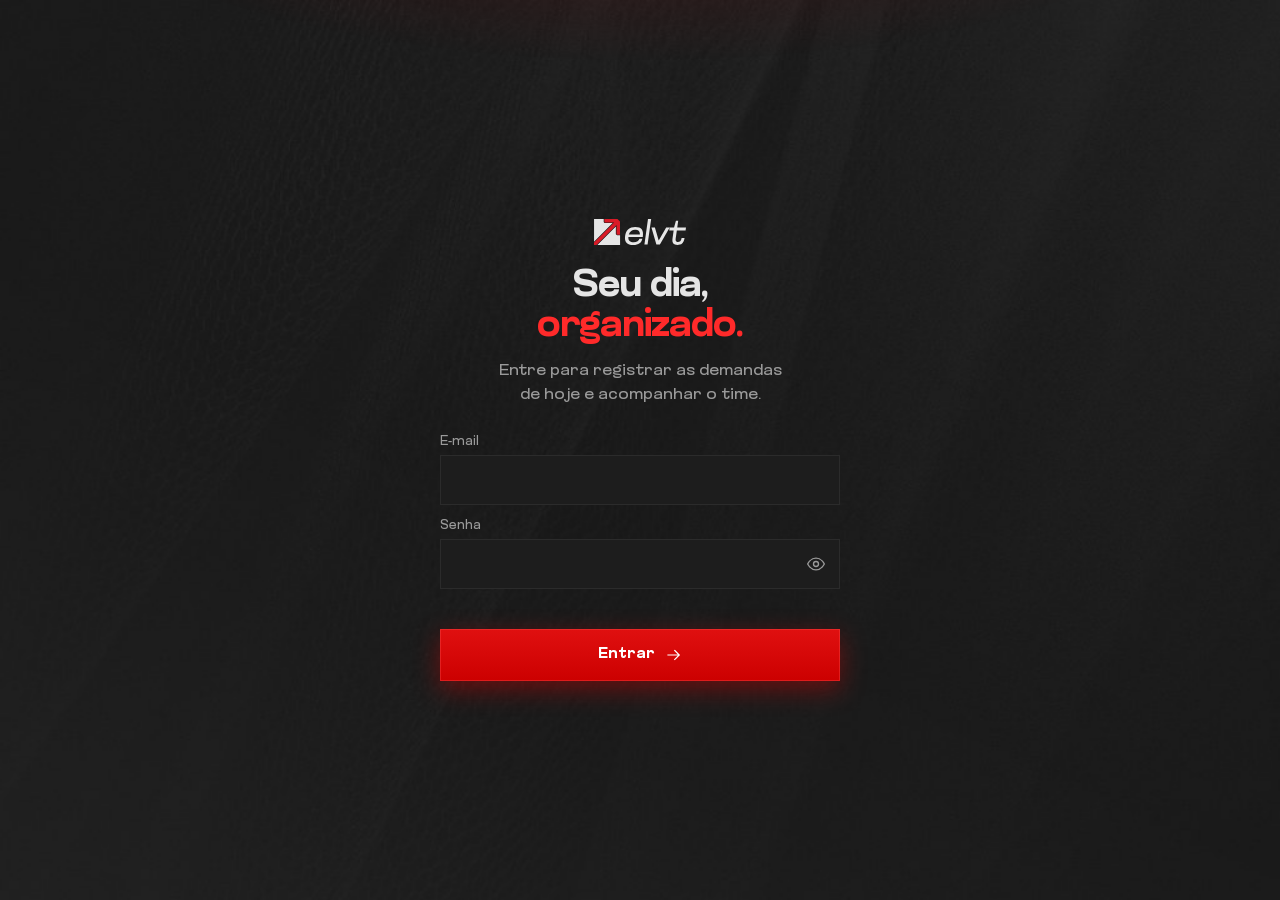
<file: index.html>
<!doctype html>
<html lang="pt-BR">
<head>
  <meta charset="utf-8">
  <meta name="viewport" content="width=device-width, initial-scale=1, viewport-fit=cover">
  <meta name="theme-color" content="#181818">
  <title>CRM Equipe Elevate</title>
  <link rel="icon" href="assets/img/favicon-32.png" type="image/png" sizes="32x32">
  <link rel="icon" href="assets/img/icon-512.png" type="image/png" sizes="512x512">
  <link rel="apple-touch-icon" href="assets/img/apple-touch-icon.png">
  <meta property="og:title" content="CRM Equipe Elevate">
  <meta property="og:description" content="Demandas do dia, fluxo de conteúdo e ranking do time Elevate.">
  <meta property="og:image" content="assets/img/og-elevate.jpg">
  <link rel="preload" href="assets/fonts/Glancyr-Light.ttf" as="font" type="font/ttf" crossorigin>
  <link rel="preload" href="assets/fonts/Glancyr-Medium.ttf" as="font" type="font/ttf" crossorigin>
  <link rel="stylesheet" href="css/style.css">
  <link rel="stylesheet" href="css/report.css">
  <script src="js/vendor/supabase.js"></script>
  <script type="module" src="js/app.js"></script>
</head>
<body>
  <div id="app" class="app">
    <div class="boot"><div class="boot-in"><img src="assets/img/logo.svg" alt="Elevate"><i></i></div></div>
  </div>
  <div id="sheet-root"></div>
  <div id="toast" class="toast" role="status" aria-live="polite"></div>
  <div id="print-root"></div>
</body>
</html>
</file>
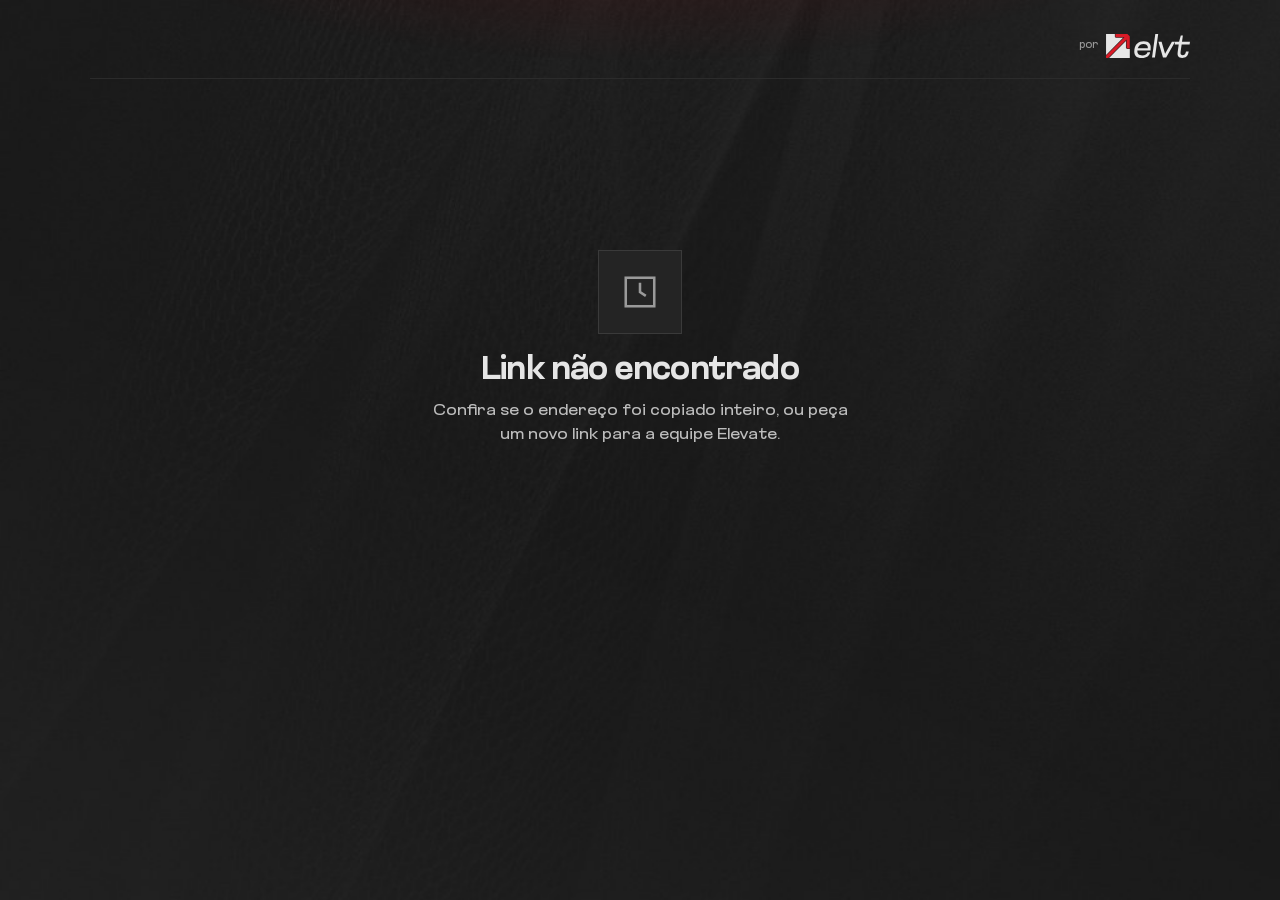
<file: aprovacao.html>
<!doctype html>
<html lang="pt-BR">
<head>
  <meta charset="utf-8">
  <meta name="viewport" content="width=device-width, initial-scale=1, viewport-fit=cover">
  <meta name="theme-color" content="#181818">
  <meta name="robots" content="noindex, nofollow">
  <title>Aprovação de conteúdo</title>
  <meta name="description" content="Veja o conteúdo e responda: aprovado ou alteração.">
  <meta property="og:type" content="website">
  <meta property="og:title" content="Aprovação de conteúdo">
  <meta property="og:description" content="Veja o conteúdo preparado pela Elevate e responda em um toque.">
  <meta property="og:image" content="https://contatoelvtmkt-stack.github.io/CRM-EQUIPE-ELEVATE/assets/img/og-elevate.jpg">
  <meta name="twitter:card" content="summary_large_image">
  <link rel="icon" href="assets/img/favicon-32.png" type="image/png" sizes="32x32">
  <link rel="apple-touch-icon" href="assets/img/apple-touch-icon.png">
  <link rel="preload" href="assets/fonts/Glancyr-Light.ttf" as="font" type="font/ttf" crossorigin>
  <link rel="preload" href="assets/fonts/Glancyr-Medium.ttf" as="font" type="font/ttf" crossorigin>
  <link rel="stylesheet" href="css/style.css">
  <link rel="stylesheet" href="css/aprovacao.css">
  <script src="js/vendor/supabase.js"></script>
  <script type="module" src="js/aprovacao.js"></script>
</head>
<body class="ap-body">
  <div id="ap" class="ap">
    <div class="boot"><div class="boot-in"><img src="assets/img/logo.svg" alt="Elevate"><i></i></div></div>
  </div>
  <div id="toast" class="toast" role="status" aria-live="polite"></div>
</body>
</html>
</file>
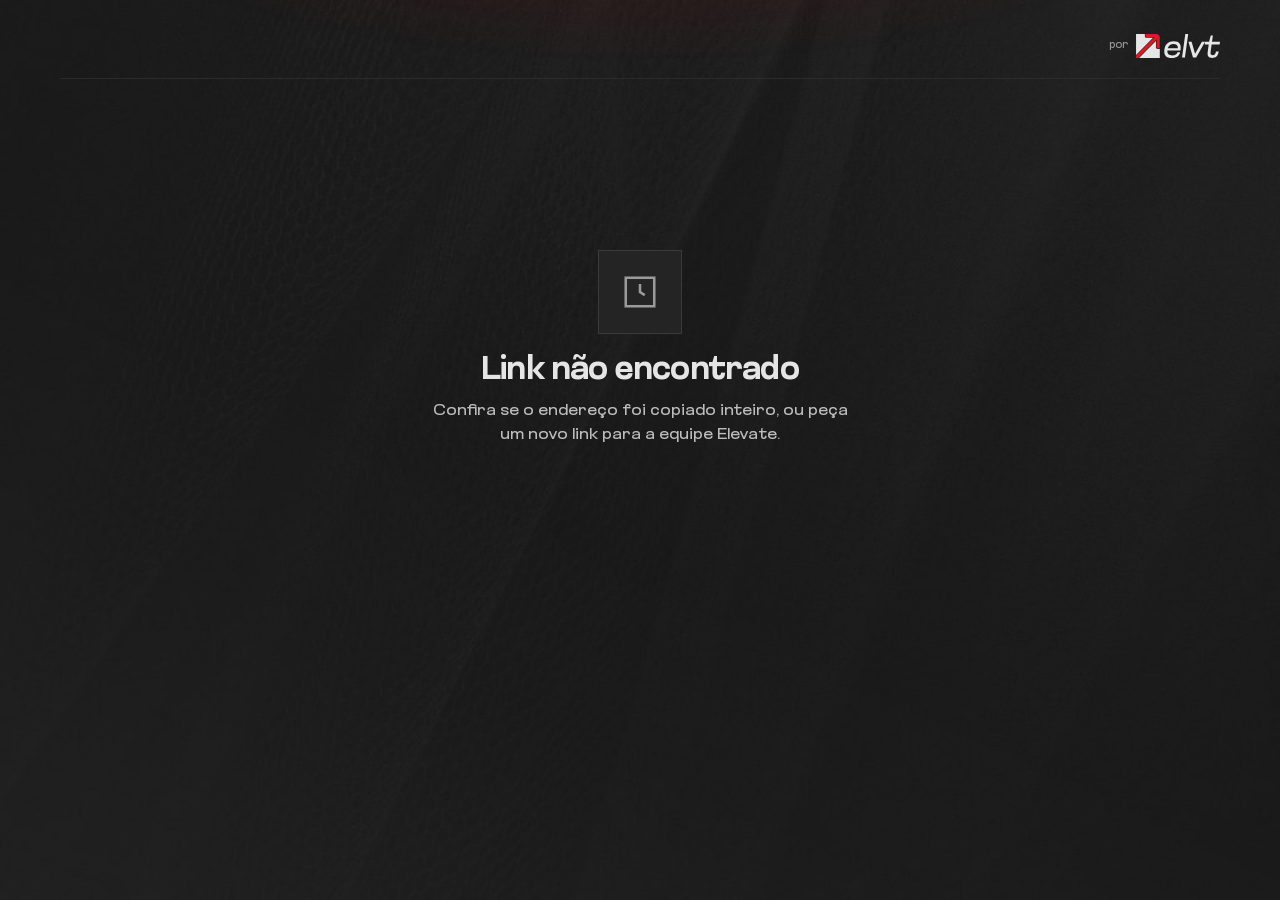
<file: relatorio.html>
<!doctype html>
<html lang="pt-BR">
<head>
  <meta charset="utf-8">
  <meta name="viewport" content="width=device-width, initial-scale=1, viewport-fit=cover">
  <meta name="theme-color" content="#181818">
  <meta name="robots" content="noindex, nofollow">
  <title>Relatório de resultados</title>
  <meta name="description" content="Veja os resultados do seu Instagram, Facebook e anúncios e conte o que achou.">
  <meta property="og:type" content="website">
  <meta property="og:title" content="Relatório de resultados">
  <meta property="og:description" content="Veja os resultados preparados pela Elevate e conte o que achou.">
  <meta property="og:image" content="https://contatoelvtmkt-stack.github.io/CRM-EQUIPE-ELEVATE/assets/img/og-elevate.jpg">
  <meta name="twitter:card" content="summary_large_image">
  <link rel="icon" href="assets/img/favicon-32.png" type="image/png" sizes="32x32">
  <link rel="apple-touch-icon" href="assets/img/apple-touch-icon.png">
  <link rel="preload" href="assets/fonts/Glancyr-Light.ttf" as="font" type="font/ttf" crossorigin>
  <link rel="preload" href="assets/fonts/Glancyr-Medium.ttf" as="font" type="font/ttf" crossorigin>
  <link rel="stylesheet" href="css/style.css">
  <link rel="stylesheet" href="css/aprovacao.css">
  <link rel="stylesheet" href="css/report.css">
  <script src="js/vendor/supabase.js"></script>
  <script type="module" src="js/relatorio-cliente.js"></script>
</head>
<body class="ap-body">
  <div id="ap" class="ap rc">
    <div class="boot"><div class="boot-in"><img src="assets/img/logo.svg" alt="Elevate"><i></i></div></div>
  </div>
  <div id="toast" class="toast" role="status" aria-live="polite"></div>
  <div id="print-root"></div>
</body>
</html>
</file>
<file: css/style.css>
@font-face { font-family: 'Glancyr'; src: url('../assets/fonts/Glancyr-Light.ttf') format('truetype'); font-weight: 300; font-display: swap; }
@font-face { font-family: 'Glancyr'; src: url('../assets/fonts/Glancyr-Medium.ttf') format('truetype'); font-weight: 500; font-display: swap; }

:root {
  --red: #cc0000;
  --red-hi: #ff2a2a;
  --red-glow: rgba(204, 0, 0, .45);
  --white: #e5e5e5;
  --black: #181818;
  --s0: #141414;
  --s1: #1d1d1d;
  --s2: #242424;
  --s3: #2f2f2f;
  --line: #2b2b2b;
  --line-hi: #3a3a3a;
  --muted: #9a9a9a;
  --muted-2: #666;
  --gutter: 16px;
  --nav-h: 76px;
  --side-w: 248px;
  --safe-b: env(safe-area-inset-bottom, 0px);
  --ease: cubic-bezier(.2, .8, .2, 1);
  --tex: repeating-linear-gradient(45deg, var(--red) 0 2px, transparent 2px 5px);
  --tex-w: repeating-linear-gradient(135deg, var(--white) 0 2px, transparent 2px 5px);
}

* { box-sizing: border-box; margin: 0; padding: 0; border-radius: 0 !important; }
html, body { min-height: 100%; }
body {
  font-family: 'Glancyr', system-ui, sans-serif;
  font-weight: 300;
  color: var(--white);
  background: var(--black) url('../assets/img/bg-preto.jpg') center / cover fixed;
  -webkit-font-smoothing: antialiased;
  -webkit-tap-highlight-color: transparent;
  overflow-x: hidden;
}
/* brilho vermelho no topo da página, como nas referências */
body::before {
  content: ''; position: fixed; inset: -20vh -10vw auto; height: 70vh; pointer-events: none; z-index: 0;
  background: radial-gradient(60% 55% at 50% 0%, rgba(204,0,0,.22), transparent 70%);
  animation: breathe 7s ease-in-out infinite;
}
@keyframes breathe { 50% { opacity: .55; transform: translateY(-3%); } }
button, input, select, textarea { font: inherit; color: inherit; }
button { cursor: pointer; background: none; border: 0; }
a { color: inherit; }
strong, b, .md { font-weight: 500; }
.red { color: var(--red-hi); }
.muted { color: var(--muted); }
.hidden { display: none !important; }
.sr { position: absolute; width: 1px; height: 1px; overflow: hidden; clip: rect(0 0 0 0); }

.app { position: relative; z-index: 1; min-height: 100dvh; }
.boot { min-height: 100dvh; display: grid; place-items: center; }
.boot-in { display: grid; justify-items: center; gap: 22px; animation: rise .6s var(--ease) both; }
.boot-in img { width: 150px; filter: drop-shadow(0 0 24px rgba(204,0,0,.35)); animation: boot-glow 1.6s ease-in-out infinite; }
.boot-in i { width: 150px; height: 2px; background: var(--s3); position: relative; overflow: hidden; }
.boot-in i::after { content: ''; position: absolute; inset: 0; width: 40%; background: var(--red); box-shadow: 0 0 12px var(--red); animation: boot-bar 1.1s ease-in-out infinite; }
@keyframes boot-glow { 50% { filter: drop-shadow(0 0 40px rgba(204,0,0,.6)); } }
@keyframes boot-bar { from { transform: translateX(-100%); } to { transform: translateX(250%); } }
@keyframes bob { 50% { opacity: .35; transform: translateY(6px); } }

/* entrada em cascata */
.rise { animation: rise .5s var(--ease) both; animation-delay: calc(var(--i, 0) * 45ms); }
@keyframes rise { from { opacity: 0; transform: translateY(12px); } }

/* ---------- Superfícies ---------- */
.card {
  position: relative; background: linear-gradient(160deg, #232323 0%, #1a1a1a 60%, #171717 100%);
  border: 1px solid var(--line); box-shadow: inset 0 1px 0 rgba(255,255,255,.04), 0 10px 30px rgba(0,0,0,.25);
}
.card.glow::after {
  content: ''; position: absolute; inset: -1px; pointer-events: none;
  background: radial-gradient(70% 90% at 100% 0%, rgba(204,0,0,.28), transparent 60%);
}
.card.glow-b::after {
  content: ''; position: absolute; inset: -1px; pointer-events: none;
  background: radial-gradient(80% 70% at 50% 120%, rgba(204,0,0,.35), transparent 65%);
}
.hero {
  position: relative; overflow: hidden; padding: 20px 64px 20px 20px; color: var(--black);
  background: var(--white) url('../assets/img/bg-branco.jpg') center / cover;
  box-shadow: 0 20px 50px rgba(0,0,0,.35);
}
.hero::before { content: ''; position: absolute; inset: 0; background: linear-gradient(115deg, transparent 30%, rgba(255,255,255,.55) 45%, transparent 60%); transform: translateX(-100%); animation: sheen 6s ease-in-out 1s infinite; pointer-events: none; }
@keyframes sheen { 0%, 70% { transform: translateX(-100%); } 100% { transform: translateX(100%); } }
.hero .label { font-size: 13px; display: flex; align-items: center; gap: 6px; }
.hero .big { font-size: 46px; font-weight: 500; line-height: 1; margin: 12px 0 4px; letter-spacing: -1.5px; }
.hero .big small { font-size: 20px; font-weight: 300; letter-spacing: 0; }
/* seta da marca: pequena, na diagonal ↗, no canto, sem cobrir nada */
.seta-up { position: absolute; top: 18px; right: 18px; width: 16px; transform: rotate(225deg); transform-origin: center; animation: nudge 2.4s ease-in-out infinite; }
@keyframes nudge { 50% { translate: 3px -3px; } }

.bar { height: 8px; background: rgba(24,24,24,.12); margin-top: 14px; display: flex; gap: 2px; }
.bar > span { display: block; height: 100%; transition: width .8s var(--ease); }
.bar .f { background: var(--black); } .bar .p { background: var(--red); } .bar .n { background: var(--tex); } .bar .a { background: repeating-linear-gradient(135deg, var(--black) 0 2px, transparent 2px 5px); }
.legend { display: flex; flex-wrap: wrap; gap: 6px 14px; margin-top: 10px; font-size: 12px; }
.legend span { display: inline-flex; align-items: center; gap: 6px; }
.legend i { display: inline-block; width: 9px; height: 9px; flex: none; }

/* ---------- Topo ---------- */
.top { display: flex; align-items: center; gap: 12px; padding: 20px var(--gutter) 6px; }
.top .hello { flex: 1; min-width: 0; line-height: 1.15; }
.top .hello small { display: block; color: var(--muted); font-size: 13px; }
.top .hello h1 { font-size: 22px; font-weight: 500; white-space: nowrap; overflow: hidden; text-overflow: ellipsis; letter-spacing: -.3px; }
.icon-btn { width: 44px; height: 44px; display: grid; place-items: center; background: var(--s2); border: 1px solid var(--line); flex: none; transition: .2s; }
.icon-btn:hover { border-color: var(--line-hi); background: var(--s3); }
.icon-btn:active { transform: scale(.94); }
.icon-btn svg { width: 20px; height: 20px; }
.star-pill { display: inline-flex; align-items: center; gap: 6px; height: 44px; padding: 0 14px; background: var(--s2); border: 1px solid var(--line); font-weight: 500; flex: none; }
.star-pill svg { width: 16px; height: 16px; color: var(--red-hi); filter: drop-shadow(0 0 6px var(--red-glow)); animation: twinkle 3s ease-in-out infinite; }
@keyframes twinkle { 50% { transform: scale(1.18) rotate(8deg); } }
.avatar { display: block; flex: none; object-fit: cover; }
.av-frame { padding: 2px; border: 1px solid var(--line-hi); background: var(--s1); flex: none; display: inline-block; line-height: 0; }
button.av-frame { cursor: pointer; transition: .2s; } button.av-frame:hover { border-color: var(--red); }

.page { padding: 0 var(--gutter) calc(var(--nav-h) + var(--safe-b) + 28px); }
.section-title { display: flex; justify-content: space-between; align-items: baseline; margin: 26px 0 12px; gap: 12px; }
.section-title h2 { font-size: 17px; font-weight: 500; }
.section-title span { font-size: 13px; color: var(--muted); }

/* ---------- Faixa da semana ---------- */
.week { display: grid; grid-template-columns: repeat(7, 1fr); gap: 6px; margin-top: 14px; }
.day { display: flex; flex-direction: column; align-items: center; gap: 3px; padding: 10px 0 9px; background: var(--s1); border: 1px solid var(--line); font-size: 12px; color: var(--muted); transition: .2s; }
.day:hover { border-color: var(--line-hi); }
.day b { font-size: 16px; color: var(--white); font-weight: 500; }
.day i { width: 5px; height: 5px; background: transparent; }
.day.has i { background: var(--muted-2); }
.day.done i { background: var(--white); box-shadow: 0 0 6px rgba(255,255,255,.6); }
.day.today b { color: var(--red-hi); }
.day.sel { border-color: var(--red); background: linear-gradient(180deg, rgba(204,0,0,.18), var(--s2)); color: var(--white); box-shadow: 0 0 18px rgba(204,0,0,.25); }

/* ---------- Tarefas ---------- */
.list { display: flex; flex-direction: column; gap: 8px; }
.task { display: flex; gap: 12px; padding: 14px; text-align: left; width: 100%; position: relative; transition: transform .18s var(--ease), border-color .2s, box-shadow .2s; }
.task:hover { border-color: var(--line-hi); transform: translateY(-1px); }
.task:active { transform: scale(.985); }
.task .chk { width: 24px; height: 24px; flex: none; border: 1.5px solid var(--muted-2); display: grid; place-items: center; margin-top: 1px; transition: .25s; }
.task .chk svg { width: 14px; height: 14px; }
.task.st-finalizada .chk { background: var(--white); border-color: var(--white); color: var(--black); box-shadow: 0 0 12px rgba(255,255,255,.25); }
.task.st-incompleta .chk { border-color: var(--red); background: linear-gradient(135deg, var(--red) 50%, transparent 50%); }
.task.st-nao_realizada .chk { border-color: var(--red); color: var(--red-hi); }
.task.st-em_alteracao .chk { border-color: var(--white); background: var(--tex-w); }
.task.st-em_alteracao { border-color: rgba(229,229,229,.35); }
.task .body { flex: 1; min-width: 0; }
.task h3 { font-size: 15px; font-weight: 500; line-height: 1.3; }
.task .client { font-size: 12px; color: var(--muted); margin-top: 2px; display: block; }
.task.st-finalizada h3 { color: var(--muted); text-decoration: line-through; text-decoration-color: var(--muted-2); }
.meta { display: flex; flex-wrap: wrap; gap: 6px; margin-top: 8px; align-items: center; }
.task .just { margin-top: 8px; font-size: 13px; color: var(--muted); border-left: 2px solid var(--red); padding-left: 8px; line-height: 1.4; }
.task .just.alt { border-left-color: var(--white); color: var(--white); }
.tag { font-size: 11px; padding: 3px 7px; border: 1px solid var(--line-hi); color: var(--muted); white-space: nowrap; display: inline-flex; align-items: center; gap: 5px; }
.tag svg { width: 11px; height: 11px; }
.tag.p-urgente { background: var(--red); border-color: var(--red); color: #fff; box-shadow: 0 0 12px var(--red-glow); }
.tag.p-alta { border-color: var(--red); color: var(--red-hi); }
.tag.p-media { color: var(--white); }
.tag.late { color: var(--red-hi); border-color: var(--red); }
.tag.carry { border-style: dashed; }
.tag.stage { border-color: var(--white); color: var(--white); }
.tag.solid { background: var(--white); color: var(--black); border-color: var(--white); }
.task .who { flex: none; }

.empty { padding: 36px 20px; text-align: center; color: var(--muted); border: 1px dashed var(--line-hi); line-height: 1.6; }
.empty img { width: 18px; margin-bottom: 12px; opacity: .8; transform: rotate(225deg); }

/* ---------- Botões (com brilho e resposta ao toque) ---------- */
.btn {
  position: relative; overflow: hidden; isolation: isolate;
  height: 52px; padding: 0 20px; display: inline-flex; align-items: center; justify-content: center; gap: 10px;
  font-weight: 500; font-size: 15px; width: 100%; transition: transform .15s var(--ease), box-shadow .25s, background .2s, border-color .2s;
}
.btn svg { width: 18px; height: 18px; transition: transform .25s var(--ease); }
.btn:hover svg:last-child { transform: translateX(3px); }
.btn:active { transform: scale(.97); }
.btn-red { background: linear-gradient(180deg, #e01010, var(--red)); color: #fff; box-shadow: 0 0 0 1px rgba(255,80,80,.35) inset, 0 8px 26px var(--red-glow); }
.btn-red:not(:disabled) { animation: pulse-glow 2.8s ease-in-out infinite; }
.btn-red:hover { box-shadow: 0 0 0 1px rgba(255,120,120,.5) inset, 0 10px 36px rgba(204,0,0,.65); }
@keyframes pulse-glow { 50% { box-shadow: 0 0 0 1px rgba(255,80,80,.35) inset, 0 8px 40px rgba(204,0,0,.7); } }
.btn-white { background: var(--white); color: var(--black); box-shadow: 0 8px 26px rgba(229,229,229,.12); }
.btn-white:hover { box-shadow: 0 10px 34px rgba(229,229,229,.25); }
.btn-ghost { border: 1px solid var(--line-hi); background: var(--s1); }
.btn-ghost:hover { border-color: var(--muted-2); background: var(--s2); }
.btn-red::before, .btn-white::before {
  content: ''; position: absolute; inset: 0; z-index: -1;
  background: linear-gradient(110deg, transparent 35%, rgba(255,255,255,.35) 50%, transparent 65%);
  transform: translateX(-120%); animation: shine 4.5s ease-in-out infinite;
}
.btn-white::before { background: linear-gradient(110deg, transparent 35%, rgba(255,255,255,.9) 50%, transparent 65%); }
@keyframes shine { 0%, 65% { transform: translateX(-120%); } 100% { transform: translateX(120%); } }
.btn:disabled { opacity: .5; animation: none; cursor: default; }
.btn.loading { color: transparent !important; }
.btn.loading::after { content: ''; position: absolute; width: 18px; height: 18px; border: 2px solid currentColor; border-color: #fff transparent #fff transparent; animation: spin .7s linear infinite; border-radius: 50% !important; }
.btn-white.loading::after { border-color: var(--black) transparent var(--black) transparent; }
@keyframes spin { to { transform: rotate(360deg); } }
.btn-sm { height: 40px; font-size: 13px; padding: 0 14px; width: auto; }
.ripple { position: absolute; width: 10px; height: 10px; background: rgba(255,255,255,.45); transform: translate(-50%, -50%) scale(0); animation: ripple .6s ease-out forwards; pointer-events: none; border-radius: 50% !important; }
@keyframes ripple { to { transform: translate(-50%, -50%) scale(40); opacity: 0; } }

/* ---------- Campos ---------- */
.field { display: flex; flex-direction: column; gap: 6px; margin-bottom: 14px; }
.field > label { font-size: 13px; color: var(--muted); }
.input { height: 50px; padding: 0 14px; background: var(--s1); border: 1px solid var(--line); outline: none; width: 100%; font-size: 16px; transition: border-color .2s, box-shadow .2s; }
textarea.input { height: auto; min-height: 88px; padding: 12px 14px; resize: vertical; line-height: 1.4; }
.input:focus { border-color: var(--red); box-shadow: 0 0 0 3px rgba(204,0,0,.18); }
input[type=date].input, select.input { color-scheme: dark; }
.row2 { display: grid; grid-template-columns: 1fr 1fr; gap: 10px; }
.seg { display: grid; grid-auto-flow: column; grid-auto-columns: 1fr; gap: 6px; }
.seg button { height: 44px; border: 1px solid var(--line); background: var(--s1); font-size: 13px; color: var(--muted); transition: .2s; }
.seg button:hover { border-color: var(--line-hi); }
.seg button.on { border-color: var(--white); color: var(--white); background: var(--s2); }
.seg button.on[data-v=urgente], .seg button.on[data-v=alta] { border-color: var(--red); color: var(--red-hi); box-shadow: 0 0 14px rgba(204,0,0,.25); }
.status-opts { display: grid; gap: 8px; }
.status-opts button { display: flex; align-items: center; gap: 12px; padding: 14px; border: 1px solid var(--line); background: var(--s1); text-align: left; transition: .2s; }
.status-opts button:hover { border-color: var(--line-hi); }
.status-opts button .chk { width: 22px; height: 22px; border: 1.5px solid var(--muted-2); flex: none; transition: .25s; }
.status-opts button.on { border-color: var(--white); background: var(--s2); }
.status-opts button.on[data-v=finalizada] .chk { background: var(--white); border-color: var(--white); box-shadow: 0 0 12px rgba(255,255,255,.4); }
.status-opts button.on[data-v=incompleta] .chk { border-color: var(--red); background: linear-gradient(135deg, var(--red) 50%, transparent 50%); }
.status-opts button.on[data-v=nao_realizada] .chk { border-color: var(--red); background: var(--red); box-shadow: 0 0 12px var(--red-glow); }
.status-opts small { display: block; color: var(--muted); font-size: 12px; margin-top: 2px; }
.people { display: flex; gap: 8px; overflow-x: auto; padding-bottom: 4px; scrollbar-width: none; }
.people button { display: flex; flex-direction: column; align-items: center; gap: 6px; font-size: 12px; color: var(--muted); padding: 8px; border: 1px solid var(--line); background: var(--s1); min-width: 74px; transition: .2s; }
.people button.on { border-color: var(--red); color: var(--white); box-shadow: 0 0 16px rgba(204,0,0,.25); }
.search { position: relative; }
.search svg { position: absolute; left: 14px; top: 50%; translate: 0 -50%; width: 18px; height: 18px; color: var(--muted); pointer-events: none; }
.search .input { padding-left: 42px; }

/* ---------- Navegação: barra inferior (celular) ---------- */
.nav {
  position: fixed; left: 0; right: 0; bottom: 0;
  height: calc(var(--nav-h) + var(--safe-b)); padding: 0 6px var(--safe-b);
  display: grid; grid-template-columns: repeat(5, 1fr); align-items: center;
  background: linear-gradient(180deg, rgba(24,24,24,.82), rgba(20,20,20,.97)); backdrop-filter: blur(14px); border-top: 1px solid var(--line); z-index: 20;
}
.nav button { display: flex; flex-direction: column; align-items: center; gap: 5px; font-size: 11px; color: var(--muted); height: 100%; justify-content: center; position: relative; transition: color .2s; }
.nav button svg { width: 22px; height: 22px; transition: transform .25s var(--ease); }
.nav button:active svg { transform: scale(.85); }
.nav button.on { color: var(--white); }
.nav button.on svg { filter: drop-shadow(0 0 8px rgba(204,0,0,.8)); color: var(--red-hi); }
.nav button.on::before { content: ''; position: absolute; top: -1px; width: 28px; height: 3px; background: var(--red); box-shadow: 0 0 12px var(--red); }
.nav .plus {
  justify-self: center; width: 58px; height: 58px; flex: none; color: #fff; margin-top: -28px; border: 4px solid var(--black);
  background: linear-gradient(180deg, #e81414, var(--red)); box-shadow: 0 8px 30px var(--red-glow); animation: pulse-plus 2.6s ease-in-out infinite;
}
.nav .plus svg { width: 24px; height: 24px; transition: transform .3s var(--ease); }
.nav .plus:hover svg { transform: rotate(90deg); }
@keyframes pulse-plus { 50% { box-shadow: 0 8px 44px rgba(204,0,0,.8), 0 0 0 6px rgba(204,0,0,.12); } }
.badge { position: absolute; top: 12px; right: calc(50% - 20px); min-width: 16px; height: 16px; padding: 0 4px; font-size: 10px; font-weight: 500; background: var(--red); color: #fff; display: grid; place-items: center; box-shadow: 0 0 10px var(--red-glow); }

/* ---------- Navegação: lateral (desktop) ---------- */
.side { display: none; }

/* ---------- Painel que sobe (sheet) ---------- */
.overlay { position: fixed; inset: 0; background: rgba(0,0,0,.62); backdrop-filter: blur(3px); z-index: 40; animation: fade .2s; }
.sheet {
  position: fixed; left: 0; right: 0; bottom: 0; max-height: 92dvh; overflow-y: auto; margin: 0 auto; max-width: 560px;
  background: linear-gradient(180deg, #1f1f1f, var(--black) 140px); border-top: 2px solid var(--red); z-index: 41;
  padding: 18px var(--gutter) calc(20px + var(--safe-b)); animation: up .32s var(--ease);
  box-shadow: 0 -20px 60px rgba(204,0,0,.18);
}
.sheet-head { display: flex; align-items: flex-start; justify-content: space-between; margin-bottom: 18px; gap: 12px; }
.sheet-head h2 { font-size: 20px; font-weight: 500; line-height: 1.25; }
.sheet .actions { display: grid; gap: 8px; margin-top: 18px; }
@keyframes up { from { transform: translateY(100%); } }
@keyframes fade { from { opacity: 0; } }

/* ---------- Login ---------- */
.login { min-height: 100dvh; display: grid; place-items: center; padding: 28px var(--gutter) calc(28px + var(--safe-b)); }
.login-box { width: 100%; max-width: 380px; text-align: center; }
.login .logo { width: 92px; margin: 0 auto 22px; display: block; animation: rise .6s var(--ease) both; }
.login h1 { font-size: 38px; line-height: 1.05; font-weight: 500; letter-spacing: -1px; animation: rise .6s var(--ease) .08s both; }
.login .sub { color: var(--muted); margin: 12px auto 28px; line-height: 1.5; max-width: 300px; animation: rise .6s var(--ease) .16s both; }
.login form { display: flex; flex-direction: column; text-align: left; animation: rise .6s var(--ease) .24s both; }
.err { color: var(--red-hi); font-size: 14px; margin: -4px 0 12px; min-height: 18px; }

/* ---------- Carrossel de boas-vindas ---------- */
.onb { position: fixed; inset: 0; z-index: 60; display: flex; justify-content: center; background: var(--black) url('../assets/img/bg-preto.jpg') center / cover; animation: fade .3s; }
.onb::before { content: ''; position: absolute; inset: 0; background: radial-gradient(70% 45% at 50% 100%, rgba(204,0,0,.28), transparent 70%); pointer-events: none; }
.onb-in { position: relative; width: 100%; max-width: 480px; height: 100dvh; display: flex; flex-direction: column; padding: 22px var(--gutter) calc(22px + var(--safe-b)); overflow: hidden; }
.onb-top { display: flex; align-items: center; gap: 14px; font-size: 13px; }
.onb-top .progress { flex: 1; display: grid; grid-template-columns: repeat(4, 1fr); gap: 6px; }
.onb-top .progress i { height: 3px; background: var(--s3); position: relative; overflow: hidden; }
.onb-top .progress i.on { background: var(--white); }
.onb-top .progress i.cur::after { content: ''; position: absolute; inset: 0; background: var(--red); box-shadow: 0 0 10px var(--red); animation: fill 6s linear forwards; transform-origin: left; }
@keyframes fill { from { transform: scaleX(0); } }
.onb-top button { color: var(--muted); font-size: 14px; padding: 6px 0 6px 6px; }
.onb-slide { flex: 1; min-height: 0; display: flex; flex-direction: column; margin-top: 26px; animation: slidein .4s var(--ease); }
@keyframes slidein { from { opacity: 0; transform: translateX(28px); } }
.onb-slide h2 { font-size: 40px; line-height: 1.04; font-weight: 500; letter-spacing: -1px; }
.onb-slide p { margin-top: 14px; color: #bdbdbd; line-height: 1.5; font-size: 16px; }
.onb-art { flex: 1; min-height: 0; display: grid; place-items: center; position: relative; padding: 16px 0; overflow: hidden; }
.onb-art-in { width: 100%; display: grid; place-items: center; transform-origin: center; }
.onb-foot { flex: none; }
@media (max-height: 720px) {
  .onb-slide h2 { font-size: 32px; } .onb-slide p { font-size: 15px; margin-top: 10px; }
  .onb-art-in { transform: scale(.82); }
  .mock .task:nth-of-type(n+3) { display: none; }
}
@media (max-height: 600px) { .onb-art-in { transform: scale(.68); } .onb-slide { margin-top: 16px; } }
.onb-foot { display: grid; grid-template-columns: 52px 1fr; gap: 8px; }
.onb-foot .back { border: 1px solid var(--line); display: grid; place-items: center; }
.onb-foot .back svg { width: 20px; height: 20px; }
.mock { width: 100%; max-width: 300px; display: grid; gap: 8px; }
.mock .task { padding: 12px; pointer-events: none; }
.mock .card-w { background: var(--white) url('../assets/img/bg-branco.jpg') center / cover; color: var(--black); padding: 16px; }
.stars-art { display: flex; gap: 10px; }
.stars-art svg { width: 54px; height: 54px; color: var(--red); filter: drop-shadow(0 0 16px var(--red-glow)); animation: twinkle 2.4s ease-in-out infinite; }
.stars-art svg:nth-child(2) { transform: translateY(-16px); color: var(--white); animation-delay: .3s; }
.stars-art svg:nth-child(3) { animation-delay: .6s; }

/* ---------- Painel / métricas ---------- */
.kpis { display: grid; grid-template-columns: 1fr 1fr; gap: 8px; }
.kpi { padding: 14px; }
.kpi small { display: flex; align-items: center; gap: 6px; font-size: 12px; color: var(--muted); }
.kpi small i { width: 9px; height: 9px; display: inline-block; flex: none; }
.kpi b { display: block; font-size: 30px; font-weight: 500; margin-top: 6px; letter-spacing: -.5px; }
.chart-card { padding: 16px; }
.chart-card h3 { font-size: 15px; font-weight: 500; display: flex; justify-content: space-between; gap: 8px; }
.chart-card h3 small { font-weight: 300; color: var(--muted); font-size: 12px; }
.donut-wrap { display: grid; grid-template-columns: 140px 1fr; gap: 16px; align-items: center; margin-top: 12px; }
.donut { position: relative; width: 140px; height: 140px; }
.donut svg { width: 100%; height: 100%; transform: rotate(-90deg); overflow: visible; }
.donut .seg-arc { transition: stroke-width .2s, opacity .2s; cursor: pointer; }
.donut .seg-arc:hover { stroke-width: 18; }
.donut .center { position: absolute; inset: 0; display: grid; place-content: center; text-align: center; pointer-events: none; }
.donut .center b { font-size: 28px; font-weight: 500; line-height: 1; }
.donut .center small { font-size: 11px; color: var(--muted); }
.dlegend { display: grid; gap: 8px; font-size: 13px; }
.dlegend div { display: flex; align-items: center; gap: 8px; }
.dlegend i { width: 10px; height: 10px; flex: none; }
.dlegend b { margin-left: auto; font-weight: 500; }
.bars { display: grid; grid-auto-flow: column; grid-auto-columns: 1fr; gap: 8px; align-items: end; height: 150px; margin-top: 16px; padding-bottom: 22px; position: relative; border-bottom: 1px solid var(--line); }
.bars .col { position: relative; height: 100%; display: flex; flex-direction: column; justify-content: flex-end; gap: 2px; cursor: pointer; }
.bars .col span { display: block; width: 100%; max-width: 26px; margin: 0 auto; transition: height .8s var(--ease); }
.bars .col .v-f { background: var(--white); }
.bars .col .v-r { background: var(--s3); }
.bars .col.cur .v-f { background: var(--red); box-shadow: 0 0 18px var(--red-glow); }
.bars .col em { position: absolute; bottom: -20px; left: 0; right: 0; text-align: center; font-style: normal; font-size: 11px; color: var(--muted); }
.bars .col.cur em { color: var(--white); }
.bars .col:hover span { filter: brightness(1.15); }
.tip { position: fixed; z-index: 90; pointer-events: none; background: var(--white); color: var(--black); font-size: 12px; padding: 8px 10px; line-height: 1.4; box-shadow: 0 10px 30px rgba(0,0,0,.4); opacity: 0; transition: opacity .12s; max-width: 220px; }
.tip.show { opacity: 1; }
.tip b { font-weight: 500; }
.person { display: flex; align-items: center; gap: 12px; padding: 12px; width: 100%; text-align: left; transition: .2s; }
button.person:hover { border-color: var(--line-hi); transform: translateY(-1px); }
.person .info { flex: 1; min-width: 0; }
.person .info b { font-size: 15px; display: flex; justify-content: space-between; gap: 8px; }
.person .info small { color: var(--muted); font-size: 12px; }
.person .bar { background: var(--s3); height: 6px; margin-top: 8px; }
.person .bar .f { background: var(--white); }
.person .stars { display: inline-flex; align-items: center; gap: 4px; font-size: 13px; font-weight: 500; }
.person .stars svg { width: 13px; height: 13px; color: var(--red-hi); }
.tabs { display: grid; grid-auto-flow: column; grid-auto-columns: 1fr; background: var(--s1); border: 1px solid var(--line); padding: 4px; gap: 4px; margin-top: 14px; }
.tabs button { height: 38px; font-size: 13px; color: var(--muted); transition: .2s; }
.tabs button.on { background: var(--white); color: var(--black); font-weight: 500; }

/* ---------- Fluxo de conteúdo ---------- */
.chips { display: flex; gap: 6px; overflow-x: auto; scrollbar-width: none; margin: 12px calc(var(--gutter) * -1) 0; padding: 0 var(--gutter) 2px; }
.chips button { flex: none; height: 38px; padding: 0 12px; display: inline-flex; align-items: center; gap: 8px; border: 1px solid var(--line); background: var(--s1); font-size: 13px; color: var(--muted); transition: .2s; }
.chips button b { font-size: 12px; min-width: 20px; height: 20px; display: grid; place-items: center; background: var(--s3); color: var(--white); }
.chips button.on { border-color: var(--red); color: var(--white); box-shadow: 0 0 16px rgba(204,0,0,.22); }
.chips button.on b { background: var(--red); }
.kanban { display: grid; gap: 10px; margin-top: 14px; }
.kcol { display: none; }
.kcol.on { display: block; }
.kcol-head { display: none; }
.kcard { padding: 12px; display: block; width: 100%; text-align: left; transition: .2s; }
.kcard:hover { border-color: var(--line-hi); transform: translateY(-1px); }
.kcard { cursor: grab; user-select: none; -webkit-user-select: none; -webkit-touch-callout: none; }
.kcard.drag-src { opacity: .3; border-style: dashed; }
.drag-ghost { position: fixed !important; left: 0; top: 0; z-index: 100; pointer-events: none; cursor: grabbing; animation: none !important;
  border-color: var(--red) !important; box-shadow: 0 20px 50px rgba(0,0,0,.5), 0 0 30px var(--red-glow) !important; }
body.is-dragging, body.is-dragging * { cursor: grabbing !important; user-select: none; }
.kcol, .chips button { transition: border-color .15s, background .15s, box-shadow .15s; }
.kcol.drop-on { border-color: var(--red) !important; background: rgba(204,0,0,.1) !important; box-shadow: inset 0 0 0 1px var(--red), 0 0 30px rgba(204,0,0,.25); }
.chips button.drop-on { border-color: var(--red); background: var(--red); color: #fff; transform: scale(1.06); }
@media (max-width: 999px) {
body.is-dragging .chips { position: sticky; top: 0; z-index: 30; display: grid; grid-template-columns: repeat(3, 1fr); gap: 6px; overflow: visible;
  background: rgba(20,20,20,.96); backdrop-filter: blur(8px); padding-top: 10px; padding-bottom: 10px; box-shadow: 0 10px 30px rgba(0,0,0,.5); }
body.is-dragging .chips button { height: 54px; padding: 0 8px; font-size: 12px; justify-content: center; text-align: center; line-height: 1.15; white-space: normal; border-style: dashed; }
body.is-dragging .chips button.drop-on { border-style: solid; }
}
.drag-hint { font-size: 12px; color: var(--muted); margin-top: 10px; display: flex; align-items: center; gap: 6px; }
.d-only { display: none; }
.kcard h4 { font-size: 14px; font-weight: 500; line-height: 1.3; margin-top: 6px; }
.kcard .top-row { display: flex; justify-content: space-between; align-items: center; gap: 8px; font-size: 12px; color: var(--muted); }
.kcard .foot { display: flex; align-items: center; gap: 8px; margin-top: 10px; font-size: 12px; color: var(--muted); }
.kcard .foot .tag { margin-left: auto; }
.kcard .note { margin-top: 8px; font-size: 12px; border-left: 2px solid var(--white); padding-left: 8px; color: #cfcfcf; }
.stage-steps { display: grid; grid-template-columns: repeat(4, 1fr); gap: 3px; margin: 4px 0 16px; }
.stage-steps i { height: 4px; background: var(--s3); }
.stage-steps i.on { background: var(--white); }
.stage-steps i.cur { background: var(--red); box-shadow: 0 0 10px var(--red); }

.client-logo { position: relative; width: 48px; height: 48px; flex: none; display: grid; place-items: center; background: var(--s2); border: 1px solid var(--line-hi); cursor: pointer; overflow: hidden; }
.client-logo img { width: 100%; height: 100%; object-fit: cover; }
.client-logo > svg { width: 20px; height: 20px; color: var(--muted); }
.client-logo span { position: absolute; right: 0; bottom: 0; width: 18px; height: 18px; background: var(--red); display: grid; place-items: center; }
.client-logo span svg { width: 11px; height: 11px; color: #fff; }

/* ---------- Publicação / agendamento ---------- */
.pub { padding: 14px; margin-bottom: 16px; }
.pub-h { display: flex; justify-content: space-between; align-items: center; gap: 8px; font-size: 14px; }
.pub-h b { display: inline-flex; align-items: center; gap: 8px; font-weight: 500; }
.pub-h svg { width: 16px; height: 16px; color: var(--red-hi); }
.pub .meta { margin-top: 10px; }
.pub .tag svg { width: 11px; height: 11px; }
.pub-cap { margin-top: 10px; padding: 10px 12px; background: var(--s0); border: 1px solid var(--line); font-size: 13px; line-height: 1.5; white-space: pre-wrap; color: #d6d6d6; }
.pub-form { border: 1px solid var(--line); padding: 14px; margin: 4px 0 14px; background: rgba(29,29,29,.5); }
.pub-form legend { padding: 0 6px; font-size: 13px; display: inline-flex; align-items: center; gap: 6px; font-weight: 500; }
.pub-form legend svg { width: 14px; height: 14px; color: var(--red-hi); }
.pub-form legend small { color: var(--muted); font-weight: 300; }
.kcard .tag svg { width: 10px; height: 10px; }
#sc-fmt button, #tf-fmt button { font-size: 12px; padding: 0 4px; }

.ig-on { color: var(--white); }

/* ---------- Link de aprovação ---------- */
.appr { padding: 16px; margin-top: 16px; }
.appr b { display: inline-flex; align-items: center; gap: 8px; font-weight: 500; }
.appr b svg { width: 16px; height: 16px; color: var(--red-hi); }
#nc.hidden { display: none !important; }
#nc { margin-top: 8px; }

/* ---------- Anexos ---------- */
.att { display: grid; gap: 6px; }
.att a, .att .att-row { display: flex; align-items: center; gap: 10px; padding: 10px 12px; background: var(--s1); border: 1px solid var(--line); font-size: 14px; text-decoration: none; min-width: 0; transition: .2s; }
.att a:hover { border-color: var(--line-hi); }
.att a span { flex: 1; min-width: 0; overflow: hidden; text-overflow: ellipsis; white-space: nowrap; }
.att svg { width: 16px; height: 16px; flex: none; color: var(--red-hi); }
.att .x { margin-left: auto; color: var(--muted); padding: 2px; }
.att-add { display: grid; grid-template-columns: 1fr 1fr; gap: 6px; margin-top: 8px; }

/* ---------- Ranking: corrida ---------- */
.race { margin-top: 14px; padding: 14px 0 6px; overflow: hidden; }
.lane { position: relative; height: 104px; border-bottom: 1px dashed var(--line-hi); }
.lane::before { content: ''; position: absolute; left: 0; right: 0; bottom: 0; height: 2px; background: repeating-linear-gradient(90deg, var(--s3) 0 18px, transparent 18px 36px); animation: track .6s linear infinite; }
@keyframes track { to { background-position: -36px 0; } }
.lane .finish { position: absolute; right: 8px; top: 8px; bottom: 0; width: 8px; background: repeating-linear-gradient(180deg, var(--white) 0 8px, var(--black) 8px 16px); opacity: .5; }
.lane .pos { position: absolute; left: 10px; top: 8px; font-size: 12px; color: var(--muted); }
.lane.first .pos { color: var(--red-hi); }
.runner { position: absolute; bottom: 0; translate: -50% 0; display: flex; flex-direction: column; align-items: center; transition: left 1.2s var(--ease); }
.runner .bubble { display: flex; align-items: center; gap: 6px; padding: 3px 7px 3px 3px; background: var(--s2); border: 1px solid var(--line-hi); font-size: 11px; white-space: nowrap; margin-bottom: 2px; }
.lane.first .runner .bubble { border-color: var(--red); box-shadow: 0 0 14px var(--red-glow); }
.runner .bubble img, .runner .bubble .ph { width: 22px; height: 22px; object-fit: cover; }
.runner .bubble .ph { display: grid; place-items: center; background: var(--s3); font-size: 10px; font-weight: 500; }
.runner .bubble b { font-weight: 500; }
.runner .bubble em { font-style: normal; color: var(--red-hi); display: inline-flex; align-items: center; gap: 2px; }
.runner .bubble em svg { width: 10px; height: 10px; }
.runner-svg { display: block; animation: run-bob .32s ease-in-out infinite alternate; }
.runner-svg .leg { transform-box: fill-box; transform-origin: top center; }
.runner-svg .l1, .runner-svg .l4 { animation: leg .32s ease-in-out infinite alternate; }
.runner-svg .l2, .runner-svg .l3 { animation: leg .32s ease-in-out infinite alternate-reverse; }
.runner-svg .tail { transform-box: fill-box; transform-origin: right center; animation: leg .32s ease-in-out infinite alternate; }
@keyframes run-bob { to { transform: translateY(-4px); } }
@keyframes leg { from { transform: rotate(32deg); } to { transform: rotate(-32deg); } }
.dust { position: absolute; bottom: 4px; left: -10px; width: 6px; height: 6px; background: var(--muted-2); opacity: 0; animation: dust .64s linear infinite; }
.dust.d2 { animation-delay: .32s; bottom: 10px; }
@keyframes dust { 0% { opacity: .6; transform: translateX(0); } 100% { opacity: 0; transform: translateX(-22px) scale(.4); } }
.crown { width: 18px; color: var(--red-hi); filter: drop-shadow(0 0 6px var(--red-glow)); }
.rank { width: 22px; font-weight: 500; color: var(--muted); text-align: center; flex: none; }
.rank.podium { color: var(--red-hi); }

/* ---------- Chat ---------- */
.chat { display: flex; flex-direction: column; height: calc(100dvh - var(--nav-h) - var(--safe-b)); }
.chat-head { padding: 20px var(--gutter) 12px; border-bottom: 1px solid var(--line); display: flex; align-items: center; gap: 12px; }
.chat-head .faces { display: flex; }
.chat-head .faces > * { margin-left: -8px; border: 2px solid var(--black); }
.chat-head .faces > *:first-child { margin-left: 0; }
.msgs { flex: 1; overflow-y: auto; padding: 16px var(--gutter); display: flex; flex-direction: column; gap: 10px; }
.msg { display: flex; gap: 8px; max-width: 86%; animation: rise .3s var(--ease) both; }
.msg .bubble-m { padding: 10px 12px; background: var(--s2); border: 1px solid var(--line); line-height: 1.45; font-size: 14px; white-space: pre-wrap; word-break: break-word; }
.msg .who-m { font-size: 11px; color: var(--muted); margin-bottom: 4px; display: flex; gap: 8px; }
.msg .who-m b { color: var(--white); font-weight: 500; }
.msg.mine { align-self: flex-end; flex-direction: row-reverse; }
.msg.mine .bubble-m { background: linear-gradient(160deg, #d10f0f, #a30000); border-color: transparent; color: #fff; box-shadow: 0 6px 20px rgba(204,0,0,.25); }
.msg.mine .who-m { justify-content: flex-end; }
.day-sep { align-self: center; font-size: 11px; color: var(--muted); padding: 4px 10px; border: 1px solid var(--line); margin: 6px 0; }
.chat-form { display: grid; grid-template-columns: 1fr 52px; gap: 8px; padding: 10px var(--gutter); border-top: 1px solid var(--line); background: rgba(20,20,20,.9); }
.chat-form .btn { width: 52px; padding: 0; }

/* ---------- Energia ---------- */
.meter { position: relative; height: 16px; background: var(--s3); margin-top: 14px; display: flex; gap: 2px; }
.meter .ok { background: var(--white); transition: width 1s var(--ease); }
.meter .slow { background: var(--tex); transition: width 1s var(--ease); }
.pulse-row { display: flex; align-items: center; gap: 12px; padding: 10px 12px; }
.pulse-row .ans { margin-left: auto; display: inline-flex; align-items: center; gap: 6px; font-size: 13px; }
.pulse-row .time { font-size: 12px; color: var(--muted); }

/* ---------- Jeremias ---------- */
.jer-wrap { position: fixed; inset: 0; z-index: 70; display: grid; place-items: center; padding: 20px; background: rgba(0,0,0,.55); backdrop-filter: blur(4px); animation: fade .25s; }
.jer { width: 100%; max-width: 380px; padding: 22px; text-align: center; animation: pop .45s var(--ease); }
@keyframes pop { from { transform: translateY(30px) scale(.94); opacity: 0; } }
.jer .face { width: 92px; height: 92px; margin: -64px auto 10px; border: 3px solid var(--black); box-shadow: 0 0 0 1px var(--red), 0 12px 34px var(--red-glow); animation: wobble 2.4s ease-in-out infinite; }
@keyframes wobble { 25% { transform: rotate(-4deg); } 75% { transform: rotate(4deg); } }
.jer .from { font-size: 12px; color: var(--muted); }
.jer .from b { color: var(--white); font-size: 15px; display: block; }
.jer p { font-size: 18px; line-height: 1.4; margin: 14px 0 20px; font-weight: 500; }
.jer .two { display: grid; grid-template-columns: 1fr 1fr; gap: 8px; }
.jer .two .btn { font-size: 14px; padding: 0 10px; }
.turtle .t-leg { animation: leg .5s ease-in-out infinite alternate; transform-box: fill-box; transform-origin: top center; }
.turtle .t-leg.b { animation-direction: alternate-reverse; }

/* ---------- Perfil ---------- */
.profile-head { display: flex; flex-direction: column; align-items: center; text-align: center; padding: 26px 0 8px; }
.profile-head .av-wrap { position: relative; }
.profile-head .av-frame { padding: 4px; border-color: var(--red); border-style: dashed; box-shadow: 0 0 30px rgba(204,0,0,.25); }
.profile-head .cam { position: absolute; right: -8px; bottom: -8px; width: 36px; height: 36px; background: var(--red); display: grid; place-items: center; box-shadow: 0 4px 16px var(--red-glow); border: 3px solid var(--black); }
.profile-head .cam svg { width: 16px; height: 16px; color: #fff; }
.profile-head h1 { font-size: 24px; font-weight: 500; margin-top: 16px; }
.profile-head small { color: var(--muted); }
.stats3 { display: grid; grid-template-columns: repeat(3, 1fr); margin-top: 22px; }
.stats3 > div { padding: 14px 6px; text-align: center; }
.stats3 > div + div { border-left: 1px solid var(--line); }
.stats3 b { display: flex; justify-content: center; align-items: center; gap: 6px; font-size: 20px; font-weight: 500; }
.stats3 b svg { width: 16px; height: 16px; color: var(--red-hi); }
.stats3 small { font-size: 12px; color: var(--muted); }
.av-grid { display: grid; grid-template-columns: repeat(4, 1fr); gap: 8px; }
.av-grid button { padding: 6px; border: 1px solid var(--line); background: var(--s1); display: flex; flex-direction: column; align-items: center; gap: 6px; font-size: 11px; color: var(--muted); transition: .2s; }
.av-grid button svg { width: 100%; height: auto; transition: transform .25s var(--ease); }
.av-grid button:hover svg { transform: scale(1.05) rotate(-2deg); }
.av-grid button.on { border-color: var(--red); color: var(--white); box-shadow: 0 0 16px rgba(204,0,0,.25); }
.photo-row { display: flex; gap: 12px; align-items: center; padding: 12px; }
.photo-row img, .photo-row .ph { width: 64px; height: 64px; object-fit: cover; flex: none; background: var(--s3); display: grid; place-items: center; color: var(--muted); }
.photo-row .acts { display: grid; gap: 6px; flex: 1; }
.menu-list { display: grid; gap: 8px; }
.menu-list button { display: flex; align-items: center; gap: 12px; padding: 14px; width: 100%; text-align: left; font-size: 15px; transition: .2s; }
.menu-list button:hover { border-color: var(--line-hi); }
.menu-list button svg { width: 20px; height: 20px; color: var(--red-hi); }
.menu-list button span { flex: 1; }

.toast { position: fixed; left: 50%; bottom: calc(var(--nav-h) + var(--safe-b) + 14px); transform: translate(-50%, 20px); opacity: 0; pointer-events: none; background: var(--white); color: var(--black); padding: 12px 16px; font-size: 14px; font-weight: 500; z-index: 80; transition: .3s var(--ease); max-width: calc(100% - 32px); border-left: 4px solid var(--red); box-shadow: 0 12px 40px rgba(0,0,0,.4); }
.toast.show { opacity: 1; transform: translate(-50%, 0); }

/* =====================================================================
   DESKTOP
   ===================================================================== */
@media (min-width: 1000px) {
  :root { --gutter: 32px; }
  .nav { display: none; }
  .side {
    display: flex; flex-direction: column; position: fixed; left: 0; top: 0; bottom: 0; width: var(--side-w); z-index: 20;
    padding: 26px 16px 18px; background: linear-gradient(180deg, rgba(20,20,20,.92), rgba(16,16,16,.98)); border-right: 1px solid var(--line);
  }
  .side .logo { width: 112px; margin: 0 10px 30px; }
  .side nav { display: grid; gap: 4px; }
  .side nav button { display: flex; align-items: center; gap: 12px; height: 44px; padding: 0 12px; color: var(--muted); font-size: 14px; border: 1px solid transparent; position: relative; transition: .2s; }
  .side nav button svg { width: 20px; height: 20px; }
  .side nav button:hover { color: var(--white); background: var(--s1); }
  .side nav button.on { color: var(--white); background: linear-gradient(90deg, rgba(204,0,0,.22), transparent); border-color: var(--line); }
  .side nav button.on::before { content: ''; position: absolute; left: -1px; top: 8px; bottom: 8px; width: 3px; background: var(--red); box-shadow: 0 0 12px var(--red); }
  .side nav button.on svg { color: var(--red-hi); filter: drop-shadow(0 0 6px var(--red-glow)); }
  .side nav .sep { height: 1px; background: var(--line); margin: 10px 4px; }
  .side nav .lbl { font-size: 11px; color: var(--muted-2); padding: 8px 12px 4px; letter-spacing: .06em; text-transform: uppercase; }
  .side .new { margin: 18px 0 0; }
  .side .me { margin-top: auto; display: flex; align-items: center; gap: 10px; padding: 10px; }
  .side .me div { flex: 1; min-width: 0; line-height: 1.2; }
  .side .me b { font-size: 14px; display: block; white-space: nowrap; overflow: hidden; text-overflow: ellipsis; }
  .side .me small { font-size: 12px; color: var(--muted); }
  .app.shell { padding-left: var(--side-w); }
  #view { max-width: 1280px; margin: 0 auto; }
  .page { padding-bottom: 48px; }
  .top { padding-top: 30px; }
  .top .hello h1 { font-size: 28px; }
  .dash { display: grid; grid-template-columns: minmax(0, 1.05fr) minmax(0, 1fr); gap: 24px; align-items: start; }
  .dash > .col-b .section-title:first-child { margin-top: 14px; }
  .grid-2 { display: grid; grid-template-columns: 1fr 1fr; gap: 12px; }
  .grid-3 { display: grid; grid-template-columns: repeat(3, 1fr); gap: 12px; }
  .kpis.k4 { grid-template-columns: repeat(4, 1fr); }
  .kpis.k5 { grid-template-columns: repeat(5, 1fr); }
  .chips { display: none; }
  .d-only { display: inline; } .m-only { display: none; }
  /* tutorial em duas colunas no desktop */
  .onb-in { max-width: 1120px; padding: 40px 48px; }
  .onb-slide { display: grid; grid-template-columns: minmax(0, 1fr) minmax(0, 1fr); column-gap: 72px; align-items: center; margin-top: 0; }
  .onb-text { align-self: center; }
  .onb-slide h2 { font-size: clamp(48px, 5vw, 72px); letter-spacing: -2px; }
  .onb-slide p { font-size: 19px; max-width: 460px; margin-top: 22px; }
  .onb-art { align-self: stretch; padding: 0; }
  .onb-art-in { transform: none !important; }
  .onb-art .mock { max-width: 440px; }
  .stars-art svg { width: 96px; height: 96px; }
  .onb-foot { grid-template-columns: 52px 260px !important; justify-content: end; }
  .onb-foot[style*="1fr"] { grid-template-columns: 260px !important; }
  .onb-top { font-size: 14px; }
  .onb-top { display: grid; grid-template-columns: auto 1fr auto; gap: 24px; }
  .kanban { grid-template-columns: repeat(6, minmax(168px, 1fr)); overflow-x: auto; align-items: start; padding-bottom: 10px; }
  .kcol { display: flex !important; flex-direction: column; gap: 8px; min-height: 200px; padding: 10px; background: rgba(29,29,29,.6); border: 1px solid var(--line); }
  .kcol-head { display: flex; justify-content: space-between; align-items: center; font-size: 13px; font-weight: 500; padding: 2px 2px 8px; border-bottom: 1px solid var(--line); margin-bottom: 2px; }
  .kcol-head b { font-size: 12px; min-width: 22px; height: 22px; display: grid; place-items: center; background: var(--s3); }
  .kcol[data-k=revisao_interna] .kcol-head b, .kcol[data-k=em_alteracao] .kcol-head b { background: var(--red); box-shadow: 0 0 10px var(--red-glow); }
  .sheet { left: auto; right: 0; top: 0; bottom: 0; max-height: none; width: 520px; max-width: none; border-top: 0; border-left: 2px solid var(--red); animation: side-in .32s var(--ease); padding: 26px 28px; }
  @keyframes side-in { from { transform: translateX(100%); } }
  .toast { bottom: 28px; }
  .chat { height: 100dvh; max-width: 900px; margin: 0 auto; }
  .race .lane { height: 112px; }
  .login-box { max-width: 400px; }
}

@media (prefers-reduced-motion: reduce) { *, *::before, *::after { animation: none !important; transition: none !important; } }

/* ---------- Logos das redes / clientes ---------- */
.nets { display: inline-flex; gap: 6px; vertical-align: middle; margin-right: 4px; }
.nets > span { width: 16px; height: 16px; display: inline-block; opacity: .22; filter: grayscale(1); }
.nets > span.wide { width: 22px; }
.nets > span.on { opacity: 1; filter: none; }
.net-lg { width: 36px; height: 36px; flex: none; display: grid; place-items: center; }
.net-lg.wide { width: 44px; }
.side nav button { position: relative; }
.side nav button .badge { position: static; margin-left: auto; translate: none; }
.menu-list button .badge { position: static; }

/* ---------- Saldos de anúncios ---------- */
.bal { display: grid; gap: 10px; padding: 14px; text-align: left; width: 100%; transition: .2s; }
.bal:hover { border-color: var(--line-hi); transform: translateY(-1px); }
.bal.low { border-color: var(--red); box-shadow: 0 0 24px rgba(204,0,0,.2); }
.bal-top { display: flex; align-items: center; gap: 10px; }
.bal-top .info { flex: 1; min-width: 0; }
.bal-top .info b { font-weight: 500; display: block; }
.bal-top .info small { color: var(--muted); font-size: 12px; }
.bal-v { font-size: 30px; font-weight: 500; letter-spacing: -1px; }
.bal.low .bal-v { color: var(--red-hi); }
.bal-f { display: flex; justify-content: space-between; font-size: 12px; color: var(--muted); }
.bal.low .bal-f span:first-child { color: var(--red-hi); display: inline-flex; gap: 5px; align-items: center; }
.bal-f svg { width: 13px; height: 13px; }
.hist { list-style: none; display: grid; border: 1px solid var(--line); }
.hist li { display: flex; justify-content: space-between; padding: 10px 12px; font-size: 14px; border-bottom: 1px solid var(--line); }
.hist li:last-child { border-bottom: 0; }
.hist li span { color: var(--muted); }
.hist li.low b { color: var(--red-hi); }
.rlist2.sb li { color: var(--white); }
.pub-h b svg { width: 16px; height: 16px; }

/* ---------- Metas ---------- */
.goals { display: grid; gap: 8px; }
.goal { padding: 16px; }
.goal-h { display: flex; justify-content: space-between; align-items: center; gap: 8px; }
.goal-h b { font-weight: 500; }
.goal-n { display: flex; align-items: baseline; gap: 4px; margin-top: 8px; flex-wrap: wrap; }
.goal-n b { font-size: 40px; font-weight: 500; letter-spacing: -1.5px; line-height: 1; }
.goal-n span { font-size: 20px; }
.goal-n small { margin-left: 10px; color: var(--muted); font-size: 13px; }
.goal-bar { position: relative; height: 10px; background: var(--s3); margin-top: 12px; }
.goal-bar i { position: absolute; left: 0; top: 0; bottom: 0; background: linear-gradient(90deg, #a30000, var(--red-hi)); box-shadow: 0 0 14px var(--red-glow); transition: width 1s var(--ease); }
.goal-bar em { position: absolute; top: -4px; bottom: -4px; width: 2px; background: var(--white); }
.goal-s { font-size: 12px; margin-top: 10px; color: var(--muted); display: flex; align-items: center; gap: 6px; }
.goal-s.ok { color: var(--white); } .goal-s.late { color: var(--red-hi); } .goal-s.done { color: var(--white); font-weight: 500; }
.goal-s svg { width: 13px; height: 13px; }
@media (min-width: 1000px) { .goals { grid-template-columns: repeat(auto-fill, minmax(280px, 1fr)); } }

/* ---------- Financeiro ---------- */
.month-nav { display: flex; align-items: center; justify-content: space-between; gap: 10px; margin: 14px 0 12px; }
.month-nav b { font-weight: 500; font-size: 17px; }
.fin-k .kpi b { font-size: 22px; letter-spacing: -.4px; }
.fin-k .kpi .k-sub { display: block; font-size: 11px; color: var(--muted); margin-top: 4px; }
.fin-k .accent-k { border-color: var(--red); background: linear-gradient(160deg, rgba(204,0,0,.25), #1a1a1a 70%); }
.kpis.k5 { grid-template-columns: 1fr 1fr; }
.kpis.k5 > :first-child { grid-column: 1 / -1; }
.fbars { display: grid; grid-template-columns: repeat(6, 1fr); gap: 10px; height: 170px; margin-top: 14px; align-items: end; border-bottom: 1px solid var(--line); padding-bottom: 22px; }
.fb-col { position: relative; height: 100%; display: flex; flex-direction: column; justify-content: flex-end; }
.fb-pair { display: flex; gap: 2px; align-items: flex-end; height: 100%; justify-content: center; }
.fb-pair i { display: block; width: 40%; max-width: 18px; min-height: 1px; }
.fb-pair i.r { background: var(--white); } .fb-pair i.c { background: var(--red); }
.fb-col em { position: absolute; bottom: -20px; left: 0; right: 0; text-align: center; font-style: normal; font-size: 11px; color: var(--muted); }
.fb-col.cur em { color: var(--white); font-weight: 500; }
.fe { display: flex; align-items: center; gap: 10px; padding: 12px; cursor: pointer; transition: .2s; }
.fe:hover { border-color: var(--line-hi); }
.fe-i { width: 30px; height: 30px; flex: none; display: grid; place-items: center; font-weight: 500; background: var(--s3); }
.fe.receita .fe-i { background: var(--white); color: var(--black); }
.fe.custo .fe-i { background: var(--red); color: #fff; }
.fe .info { flex: 1; min-width: 0; }
.fe .info b { font-weight: 500; display: block; white-space: nowrap; overflow: hidden; text-overflow: ellipsis; }
.fe .info small { color: var(--muted); font-size: 12px; }
.fe-v { font-weight: 500; white-space: nowrap; }
.fe .btn-sm { height: 32px; padding: 0 10px; flex: none; }
@media (min-width: 1000px) { .kpis.k5 { grid-template-columns: repeat(5, 1fr); } .kpis.k5 > :first-child { grid-column: auto; } }

/* ---------- Faixa de cor do cliente ---------- */
.kcard.has-cc, .task.has-cc { border-top: 4px solid var(--cc, var(--line)); }
.kcard.has-cc .cname { display: inline-flex; align-items: center; gap: 6px; color: var(--white); }
.kcard.has-cc .cname::before { content: ''; width: 8px; height: 8px; background: var(--cc); flex: none; }
.task.has-cc .client { display: inline-flex; align-items: center; gap: 6px; }
.task.has-cc .client::before { content: ''; width: 8px; height: 8px; background: var(--cc); flex: none; }
.color-row { display: flex; align-items: center; gap: 10px; }
.color-row input[type=color] { width: 50px; height: 44px; padding: 2px; background: var(--s1); border: 1px solid var(--line); cursor: pointer; }

/* ---------- Kanban: minimizar etapas ---------- */
.kmin { display: none; width: 24px; height: 24px; place-items: center; color: var(--muted); border: 1px solid var(--line); margin-left: 6px; flex: none; }
.kmin svg { width: 12px; height: 12px; }
.kmin:hover { color: var(--white); border-color: var(--line-hi); }
@media (min-width: 1000px) {
  .kmin { display: grid; }
  .kcol-head { gap: 6px; }
  .kcol-head span { flex: 1; min-width: 0; overflow: hidden; text-overflow: ellipsis; white-space: nowrap; }
  .kcol.min { cursor: pointer; padding: 8px 4px; align-items: center; }
  .kcol.min > :not(.kcol-head) { display: none !important; }
  .kcol.min .kcol-head { flex-direction: column; border: 0; gap: 10px; padding: 0; }
  .kcol.min .kcol-head span { writing-mode: vertical-rl; transform: rotate(180deg); white-space: nowrap; overflow: visible; font-size: 13px; }
  .kcol.min .kmin { order: -1; margin: 0; }
}

/* ---------- Formas de abrir a tarefa ---------- */
.sheet-modes { display: flex; gap: 4px; margin-left: auto; }
.sheet-modes button { width: 34px; height: 34px; display: grid; place-items: center; border: 1px solid var(--line); background: var(--s1); color: var(--muted); }
.sheet-modes button svg { width: 16px; height: 16px; }
.sheet-modes button.on { border-color: var(--red); color: var(--white); }
.sheet-head { align-items: center; }
.overlay.m-center { backdrop-filter: blur(10px); background: rgba(0,0,0,.55); }
.sheet.m-center {
  top: 50%; bottom: auto; left: 50%; right: auto; transform: translate(-50%, -50%); width: min(760px, calc(100vw - 32px)); max-width: none;
  max-height: 88dvh; border-top: 0; border: 1px solid var(--line-hi); box-shadow: 0 30px 90px rgba(0,0,0,.6), 0 0 60px rgba(204,0,0,.18);
  animation: pop-c .3s var(--ease);
}
@keyframes pop-c { from { opacity: 0; transform: translate(-50%, -46%) scale(.97); } }
.sheet.m-full { inset: 0; width: auto; max-width: none; max-height: none; height: 100dvh; border-top: 2px solid var(--red); animation: fade .2s; }
.sheet.m-full > * { max-width: 980px; margin-left: auto; margin-right: auto; }
@media (min-width: 1000px) {
  .sheet.m-center { left: 50%; right: auto; top: 50%; bottom: auto; border-left: 1px solid var(--line-hi); padding: 26px 30px; }
  .sheet.m-full { left: 0; right: 0; width: auto; border-left: 0; padding: 30px 40px; }
}

/* ---------- Comentários da tarefa ---------- */
.cmts { display: flex; flex-direction: column; gap: 10px; max-height: 340px; overflow-y: auto; padding: 4px 2px; }
.cmt { display: flex; gap: 8px; max-width: 92%; }
.cmt.mine { align-self: flex-end; flex-direction: row-reverse; }
.cmt .bubble-m { padding: 9px 12px; background: var(--s2); border: 1px solid var(--line); line-height: 1.45; font-size: 14px; white-space: pre-wrap; word-break: break-word; }
.cmt.mine .bubble-m { background: linear-gradient(160deg, #d10f0f, #a30000); border-color: transparent; color: #fff; }
.cmt.client .bubble-m { border-color: var(--red); background: rgba(204,0,0,.12); }
.cmt .who-m { font-size: 11px; color: var(--muted); margin-bottom: 4px; display: flex; gap: 8px; align-items: center; flex-wrap: wrap; }
.cmt .who-m b { color: var(--white); font-weight: 500; }
.cmt .who-m .tag { font-size: 10px; padding: 1px 6px; }
.cmt .who-m .x { color: var(--muted); padding: 0 2px; }
.cmt .who-m .x svg { width: 11px; height: 11px; }
.cmt.mine .who-m { justify-content: flex-end; }
.cmt-av { width: 30px; height: 30px; flex: none; display: grid; place-items: center; background: var(--red); color: #fff; font-weight: 500; font-size: 13px; }
.cm-form { display: grid; grid-template-columns: 1fr 52px; gap: 8px; margin-top: 10px; }
.cm-form .input { min-height: 52px; height: 52px; resize: vertical; }
.cm-form .btn { height: 52px; width: 52px; padding: 0; }

/* ---------- Botão atualizar ---------- */
.refresh-btn { margin-left: 4px; }
.refresh-btn.spin svg { animation: spin .8s linear infinite; }
.chat-head .refresh-btn { margin-left: auto; }

/* ---------- Satisfação ---------- */
.stars-mini { display: inline-flex; gap: 1px; letter-spacing: 0; }
.stars-mini i { font-style: normal; color: var(--s3); }
.stars-mini i.on { color: var(--red-hi); }
.stars-mini.big i { font-size: 18px; }
.stars-mini.dark i { color: rgba(24,24,24,.2); font-size: 22px; } .stars-mini.dark i.on { color: var(--red); }
.sat-avg { display: grid; justify-items: end; gap: 2px; }
.sat-avg b { font-size: 22px; font-weight: 500; }
.person.sel { border-color: var(--red); }
.fbk { display: grid; gap: 8px; padding: 14px; text-align: left; width: 100%; transition: .2s; }
button.fbk:hover { border-color: var(--line-hi); transform: translateY(-1px); }
.fbk-h { display: flex; justify-content: space-between; align-items: flex-start; gap: 10px; }
.fbk-h b { font-weight: 500; display: block; }
.fbk-h small { font-size: 12px; }
.fbk p { line-height: 1.5; font-size: 14px; color: #d6d6d6; }
.fbk-f { display: flex; justify-content: space-between; align-items: center; gap: 8px; }
.fbk-f .tag svg { width: 11px; height: 11px; }
.sdist { display: grid; gap: 8px; margin-top: 12px; }
.sdist > div { display: grid; grid-template-columns: 42px 1fr 28px; align-items: center; gap: 10px; font-size: 13px; }
.sdist i { display: block; height: 10px; background: var(--s3); }
.sdist i b { display: block; height: 100%; background: var(--red); box-shadow: 0 0 10px var(--red-glow); }
.sdist em { font-style: normal; color: var(--muted); text-align: right; }
.linkish { color: var(--red-hi); text-decoration: underline; font-size: 13px; }
.rep-bar .btn-white { margin-right: 4px; }

/* login: mostrar/ocultar senha */
.pass-wrap { position: relative; }
.pass-wrap .input { padding-right: 52px; }
.pass-eye { position: absolute; top: 0; right: 0; bottom: 0; width: 48px; display: grid; place-items: center; color: var(--muted); transition: color .2s; }
.pass-eye:hover, .pass-eye[aria-pressed="true"] { color: var(--white); }
.pass-eye svg { width: 20px; height: 20px; }
</file>
<file: css/report.css>
/* Relatório: páginas A4 deitadas (1123×794 px = 297×210 mm a 96 dpi) */
.rep-view { position: fixed; inset: 0; z-index: 65; background: #0f0f0f; display: flex; flex-direction: column; animation: fade .25s; }
.rep-bar { flex: none; display: flex; align-items: center; gap: 10px; padding: 12px var(--gutter); border-bottom: 1px solid var(--line); background: rgba(20,20,20,.96); }
.rep-bar .t { flex: 1; min-width: 0; line-height: 1.2; }
.rep-bar .t b { display: block; font-weight: 500; white-space: nowrap; overflow: hidden; text-overflow: ellipsis; }
.rep-bar .t small { color: var(--muted); font-size: 12px; }
.rep-bar .btn { width: auto; }
.rep-scroll { flex: 1; overflow: auto; padding: 20px var(--gutter) 40px; }
.rep-pages { display: grid; gap: 18px; justify-content: center; }
.rep-fit { width: calc(1123px * var(--s, 1)); height: calc(794px * var(--s, 1)); }
.rep-fit > .rep-page { transform: scale(var(--s, 1)); transform-origin: top left; }

.rep-page {
  width: 1123px; height: 794px; position: relative; overflow: hidden; display: flex; flex-direction: column;
  background: #181818 url('../assets/img/bg-preto.jpg') center / cover; color: #e5e5e5; padding: 34px 44px 22px;
  font-family: 'Glancyr', system-ui, sans-serif; font-weight: 300; box-shadow: 0 20px 60px rgba(0,0,0,.5);
  -webkit-print-color-adjust: exact; print-color-adjust: exact;
}
.rep-page::before { content: ''; position: absolute; inset: 0 0 auto; height: 60%; background: radial-gradient(60% 70% at 85% 0%, rgba(204,0,0,.22), transparent 70%); pointer-events: none; }
.rh { position: relative; display: flex; justify-content: space-between; align-items: center; padding-bottom: 16px; border-bottom: 1px solid #2f2f2f; }
.rh-c { display: flex; align-items: center; gap: 14px; }
.rh-c > img, .rh-c > b { width: 54px; height: 54px; object-fit: cover; background: #e5e5e5; color: #181818; display: grid; place-items: center; font-weight: 500; font-size: 18px; }
.rh small { display: block; font-size: 11px; letter-spacing: .1em; text-transform: uppercase; color: #ff2a2a; }
.rh h1 { font-size: 26px; font-weight: 500; letter-spacing: -.4px; line-height: 1.15; }
.rh-p { display: flex; align-items: center; gap: 18px; }
.rh-p span { font-size: 14px; padding: 7px 12px; border: 1px solid #3a3a3a; background: rgba(24,24,24,.7); }
.rh-p img { width: 86px; }
.rbody { position: relative; flex: 1; min-height: 0; display: grid; grid-template-columns: 1.05fr 1fr; gap: 26px; padding-top: 20px; }
.rbody.fb { grid-template-columns: 1fr 1fr; }
.rsec h2 { font-size: 17px; font-weight: 500; margin-bottom: 12px; display: flex; align-items: baseline; gap: 10px; flex-wrap: wrap; }
.rsec h2 span { font-size: 12px; font-weight: 300; color: #9a9a9a; }
.rkpis { display: grid; grid-template-columns: 1fr 1fr; gap: 8px; }
.rkpis.k3 { grid-template-columns: repeat(3, 1fr); grid-column: 1 / -1; align-self: end; }
.rk { padding: 10px 14px; background: linear-gradient(160deg, #232323, #1a1a1a); border: 1px solid #2c2c2c; min-height: 78px; }
.rk small { font-size: 11px; color: #9a9a9a; text-transform: uppercase; letter-spacing: .06em; display: block; }
.rk b { display: block; font-size: 27px; font-weight: 500; letter-spacing: -.8px; margin-top: 2px; line-height: 1.1; }
.rk .sub { display: block; font-size: 11px; color: #bdbdbd; margin-top: 3px; line-height: 1.3; }
.dl { display: block; font-size: 11px; margin-top: 4px; }
.dl em { font-style: normal; color: #8a8a8a; }
.dl.up { color: #e5e5e5; } .dl.down { color: #ff4d4d; } .dl.eq { color: #9a9a9a; }
.rchart { background: linear-gradient(160deg, #222, #191919); border: 1px solid #2c2c2c; padding: 14px 14px 10px; }
.rchart.empty { color: #9a9a9a; font-size: 13px; padding: 30px; text-align: center; }
.rchart svg { width: 100%; height: auto; display: block; }
.rchart .gl { stroke: #2f2f2f; stroke-width: 1; }
.rchart .ax { fill: #8a8a8a; font-size: 10px; font-family: inherit; }
.rchart .rbar { fill: #e5e5e5; }
.rchart .rbar.hi { fill: #cc0000; }
.rchart .rbar:hover { fill: #ff2a2a; }
.rnote { font-size: 12px; color: #bdbdbd; margin-top: 8px; }
.rnote b { color: #e5e5e5; font-weight: 500; }
.rbody > .rsec:first-child:only-child, .rbody .rsec:has(.rposts) { grid-column: 1 / -1; }
.rposts { display: grid; grid-template-columns: repeat(4, 1fr); gap: 10px; }
.rposts.k2 { grid-template-columns: repeat(2, 1fr); }
.rp { display: flex; flex-direction: column; background: #1d1d1d; border: 1px solid #2c2c2c; text-decoration: none; color: inherit; min-width: 0; }
.rp-img { position: relative; aspect-ratio: 16 / 10; background: #262626 url('../assets/img/seta.svg') center / 14px no-repeat; overflow: hidden; }
.rp-img img { width: 100%; height: 100%; object-fit: cover; display: block; }
.rp-img i { position: absolute; left: 6px; top: 6px; font-style: normal; font-size: 10px; padding: 2px 6px; background: rgba(24,24,24,.85); border: 1px solid #3a3a3a; }
.rposts:not(.k2) .rp:first-child { border-color: #cc0000; }
.rp-b { padding: 8px 10px 10px; display: flex; flex-direction: column; gap: 4px; min-height: 0; }
.rp-b small { font-size: 10px; color: #8a8a8a; }
.rp-c { font-size: 11px; line-height: 1.35; color: #cfcfcf; display: -webkit-box; -webkit-line-clamp: 2; -webkit-box-orient: vertical; overflow: hidden; min-height: 2.7em; }
.rp-s { display: grid; grid-template-columns: repeat(4, 1fr); gap: 4px; margin-top: 2px; }
.rposts.k2 .rp-s { grid-template-columns: repeat(3, 1fr); }
.rp-s span { font-size: 9px; color: #8a8a8a; display: flex; flex-direction: column; }
.rp-s b { font-size: 13px; color: #e5e5e5; font-weight: 500; }
.rbody.fb .rsec { grid-column: auto !important; }
.rposts.rlist { grid-template-columns: 1fr; gap: 8px; }
.rposts.rlist .rp { flex-direction: row; height: 118px; }
.rposts.rlist .rp-img { aspect-ratio: auto; width: 150px; flex: none; }
.rposts.rlist .rp-s { grid-template-columns: repeat(3, 1fr); }
.rempty { color: #9a9a9a; font-size: 13px; padding: 24px 0; }
.rwarn { grid-column: 1 / -1; font-size: 11px; color: #8a8a8a; }
.rf { position: relative; display: flex; justify-content: space-between; font-size: 10px; color: #7a7a7a; padding-top: 10px; border-top: 1px solid #2a2a2a; }

/* página 1 do Instagram e tráfego pago */
.rbody.ig1 { grid-template-columns: 1.15fr 1fr; grid-template-rows: auto auto auto 1fr; gap: 12px 22px; }
.rbody.ig1 .rtitle, .rbody.ig1 .rkpis.k4, .rbody.ads .rtitle, .rbody.ads .rkpis.k4 { grid-column: 1 / -1; }
.rtitle h2 { font-size: 17px; font-weight: 500; display: flex; align-items: baseline; gap: 10px; }
.rtitle h2 span { font-size: 12px; font-weight: 300; color: #9a9a9a; }
.rkpis.k4 { grid-template-columns: repeat(4, 1fr); }
.rkpis.k2 { grid-template-columns: 1fr 1fr; }
.rbody.ig1 .rkpis.k2 { grid-column: 1; }
.rbody.ig1 .rbox { grid-column: 2; grid-row: 3 / 5; }
.rbody.ig1 .rsec.chart { grid-column: 1; }
.rbody.ig1 .rsec.chart h2 { margin-bottom: 8px; }
.rk.accent { border-color: #cc0000; background: linear-gradient(160deg, rgba(204,0,0,.28), #1a1a1a 70%); }
.rsplit { margin-top: 10px; }
.rsplit .bar2 { display: flex; height: 8px; gap: 2px; }
.rsplit .bar2 i { display: block; height: 100%; background: #e5e5e5; }
.rsplit .bar2 i.nf { background: #cc0000; }
.rsplit .lg { display: flex; flex-wrap: wrap; gap: 4px 14px; margin-top: 6px; font-size: 11px; color: #bdbdbd; }
.rsplit .lg > span { white-space: nowrap; }
.rsplit .lg i { display: inline-block; width: 8px; height: 8px; background: #e5e5e5; margin-right: 5px; }
.rsplit .lg i.nf { background: #cc0000; }
.rk .rsplit .lg b { color: #e5e5e5; font-weight: 500; font-size: 11px; display: inline; margin: 0; letter-spacing: 0; line-height: 1; }
.rbox { background: linear-gradient(160deg, #232323, #1a1a1a); border: 1px solid #2c2c2c; padding: 14px 16px; }
.rbox h3 { font-size: 14px; font-weight: 500; margin-bottom: 8px; }
.rlist2 { list-style: none; display: grid; }
.rlist2 li { display: flex; justify-content: space-between; align-items: baseline; padding: 9px 0; border-bottom: 1px solid #2a2a2a; font-size: 13px; color: #cfcfcf; }
.rlist2 li b { font-size: 20px; font-weight: 500; color: #e5e5e5; }
.dl.inl { display: inline; margin: 0 0 0 6px; }
.rbody.ads { grid-template-columns: 1fr 1fr; grid-template-rows: auto auto 1fr; gap: 12px 22px; }
.rbody.ads .rk b { font-size: 24px; }
.rtable { width: 100%; border-collapse: collapse; font-size: 12px; }
.rtable th { text-align: left; font-weight: 300; color: #8a8a8a; font-size: 10px; text-transform: uppercase; letter-spacing: .06em; padding: 6px 8px; border-bottom: 1px solid #333; }
.rtable td { padding: 8px; border-bottom: 1px solid #262626; color: #e0e0e0; }
.rtable td:first-child { max-width: 220px; white-space: nowrap; overflow: hidden; text-overflow: ellipsis; }
.rtable td small { color: #8a8a8a; font-size: 10px; }
.rtable tr:first-child td { color: #fff; }
.rbody.one { grid-template-columns: 1fr; place-items: center; }
.runav { max-width: 520px; text-align: center; color: #bdbdbd; line-height: 1.6; padding: 30px; border: 1px dashed #3a3a3a; background: rgba(24,24,24,.6); }
.runav img { width: 16px; transform: rotate(225deg); margin-bottom: 12px; }

/* lista de relatórios no CRM */
.rep-clients { display: grid; gap: 8px; }
.rep-list { display: grid; gap: 8px; }
.rep-item { display: flex; align-items: center; gap: 12px; padding: 14px; width: 100%; text-align: left; transition: .2s; }
.rep-item:hover { border-color: var(--line-hi); transform: translateY(-1px); }
.rep-item .ic { width: 42px; height: 42px; flex: none; display: grid; place-items: center; background: var(--s2); border: 1px solid var(--line-hi); }
.rep-item .ic svg { width: 18px; height: 18px; color: var(--red-hi); }
.rep-item .info { flex: 1; min-width: 0; }
.rep-item > svg { width: 18px; height: 18px; flex: none; color: var(--muted); }
.rep-item .client-logo img { width: 100%; height: 100%; object-fit: cover; }
.rep-item .info b { font-weight: 500; display: block; }
.rep-item .info small { color: var(--muted); font-size: 12px; }
.rep-gen { padding: 16px; }
.rep-quick { display: flex; flex-wrap: wrap; gap: 6px; margin-bottom: 12px; }
.rep-quick button { height: 36px; padding: 0 12px; font-size: 12px; border: 1px solid var(--line); background: var(--s1); color: var(--muted); }
.rep-quick button:hover, .rep-quick button.on { border-color: var(--red); color: var(--white); }
@media (min-width: 1000px) { .rep-clients { grid-template-columns: repeat(3, 1fr); } }

/* impressão / PDF */
#print-root { display: none; }
@media print {
  @page { size: A4 landscape; margin: 0; }
  html, body { background: #181818 !important; }
  body::before { display: none !important; }
  body > *:not(#print-root) { display: none !important; }
  #print-root { display: block !important; }
  #print-root .rep-page { width: 297mm; height: 210mm; box-shadow: none; page-break-after: always; break-after: page; transform: none !important; }
  #print-root .rep-page:last-child { page-break-after: auto; break-after: auto; }
}

.rtable.fin td { font-size: 12px; }
.rtable.fin td:nth-child(2) { max-width: 320px; white-space: nowrap; overflow: hidden; text-overflow: ellipsis; }
/* painéis abertos por cima do relatório */
body:has(.rep-view) .overlay { z-index: 66; }
body:has(.rep-view) .sheet { z-index: 67; }
</file>
<file: css/aprovacao.css>
/* Página pública de aprovação do cliente */
.ap { position: relative; z-index: 1; max-width: 1180px; margin: 0 auto; padding: 18px var(--gutter) calc(32px + var(--safe-b)); min-height: 100dvh; }
.ap-head { display: flex; justify-content: space-between; align-items: center; gap: 16px; padding: 6px 0 20px; border-bottom: 1px solid var(--line); }
.ap-brand { display: flex; align-items: center; gap: 14px; min-width: 0; }
.ap-logo { width: 56px; height: 56px; flex: none; display: grid; place-items: center; background: var(--white); color: var(--black); overflow: hidden; box-shadow: 0 0 0 1px var(--line-hi), 0 10px 30px rgba(204,0,0,.2); }
.ap-logo img { width: 100%; height: 100%; object-fit: cover; }
.ap-logo b { font-size: 20px; font-weight: 500; }
.ap-brand small { display: block; font-size: 12px; color: var(--red-hi); letter-spacing: .08em; text-transform: uppercase; }
.ap-brand h1 { font-size: 22px; font-weight: 500; line-height: 1.15; letter-spacing: -.3px; overflow: hidden; text-overflow: ellipsis; }
.ap-by { display: inline-flex; align-items: center; gap: 8px; font-size: 11px; color: var(--muted); flex: none; }
.ap-by img { width: 64px; }

.ap-grid { display: grid; gap: 16px; margin-top: 18px; }
.ap-main { display: grid; gap: 12px; min-width: 0; }
.ap-main:empty { display: none; }
.ap-side { display: grid; gap: 12px; align-content: start; }

/* carrossel das artes */
.ap-carousel { position: relative; background: #101010; border: 1px solid var(--line); box-shadow: 0 20px 60px rgba(0,0,0,.45); }
.ap-track { display: flex; overflow-x: auto; scroll-snap-type: x mandatory; scrollbar-width: none; }
.ap-track::-webkit-scrollbar { display: none; }
.ap-track figure { flex: 0 0 100%; scroll-snap-align: center; aspect-ratio: 4 / 5; display: grid; place-items: center; background: #0d0d0d; }
.ap-track img { width: 100%; height: 100%; object-fit: contain; }
.ap-nav { position: absolute; top: 50%; translate: 0 -50%; width: 42px; height: 42px; display: grid; place-items: center; background: rgba(24,24,24,.8); border: 1px solid var(--line-hi); backdrop-filter: blur(6px); transition: .2s; }
.ap-nav:hover { border-color: var(--red); background: var(--red); }
.ap-nav svg { width: 18px; height: 18px; }
.ap-nav.prev { left: 10px; } .ap-nav.next { right: 10px; }
.ap-dots { position: absolute; left: 0; right: 0; bottom: 12px; display: flex; justify-content: center; gap: 6px; }
.ap-dots i { width: 18px; height: 3px; background: rgba(229,229,229,.35); cursor: pointer; transition: .25s; }
.ap-dots i.on { width: 30px; background: var(--red); box-shadow: 0 0 10px var(--red); }
.ap-count { position: absolute; top: 12px; right: 12px; font-size: 12px; padding: 4px 8px; background: rgba(24,24,24,.8); border: 1px solid var(--line-hi); }

.ap-video video { display: block; width: 100%; max-height: 78vh; background: #000; border: 1px solid var(--line); }
.ap-files { display: grid; gap: 8px; }
.ap-file { display: flex; align-items: center; gap: 12px; padding: 14px; text-decoration: none; transition: .2s; }
.ap-file:hover { border-color: var(--red); transform: translateY(-1px); }
.ap-file-ic { width: 42px; height: 42px; flex: none; display: grid; place-items: center; background: var(--red); box-shadow: 0 0 18px var(--red-glow); }
.ap-file-ic svg { width: 20px; height: 20px; color: #fff; }
.ap-file-n { flex: 1; min-width: 0; }
.ap-file-n b { display: block; font-weight: 500; overflow: hidden; text-overflow: ellipsis; white-space: nowrap; }
.ap-file-n small { color: var(--muted); font-size: 12px; }
.ap-file > svg { width: 18px; height: 18px; color: var(--muted); flex: none; }
.ap-pdf { display: none; }
.ap-pdf iframe { width: 100%; height: 75vh; border: 1px solid var(--line); background: #fff; }

.ap-info { padding: 20px; }
.ap-info .tag svg { width: 12px; height: 12px; }
.ap-info h2 { font-size: 24px; font-weight: 500; line-height: 1.2; margin-top: 14px; letter-spacing: -.4px; }
.ap-desc { margin-top: 12px; color: #cfcfcf; line-height: 1.55; white-space: pre-wrap; }
.ap-post { display: flex; flex-wrap: wrap; gap: 8px; margin-top: 16px; }
.ap-post span { flex: 1 1 120px; padding: 10px 12px; background: var(--s0); border: 1px solid var(--line); }
.ap-post small, .ap-cap small { display: block; font-size: 11px; color: var(--muted); text-transform: uppercase; letter-spacing: .06em; }
.ap-post b { font-weight: 500; font-size: 14px; }
.ap-cap { margin-top: 12px; padding: 12px; background: var(--s0); border: 1px solid var(--line); border-left: 2px solid var(--red); }
.ap-cap p { margin-top: 6px; white-space: pre-wrap; line-height: 1.55; font-size: 14px; color: #e0e0e0; }
.ap-due { margin-top: 14px; font-size: 13px; color: var(--muted); }
.ap-due b { color: var(--white); }

.ap-decide { padding: 4px 0; }
.ap-q { font-size: 13px; color: var(--muted); margin-bottom: 8px; }
.ap-btns { display: grid; grid-template-columns: 1fr 1.3fr; gap: 8px; }
.ap-btns .btn { height: 56px; }
.ap-change, .ap-confirm { padding: 16px; display: grid; gap: 10px; }
.ap-change label b { font-weight: 500; }
.ap-confirm p { line-height: 1.5; }
.ap-thumbs { display: flex; gap: 8px; flex-wrap: wrap; }
.ap-thumbs:empty { display: none; }
.ap-thumbs span { position: relative; width: 64px; height: 64px; }
.ap-thumbs img { width: 100%; height: 100%; object-fit: cover; border: 1px solid var(--line-hi); }
.ap-thumbs button { position: absolute; top: -6px; right: -6px; width: 22px; height: 22px; display: grid; place-items: center; background: var(--red); }
.ap-thumbs button svg { width: 12px; height: 12px; color: #fff; }

.ap-done { min-height: 60vh; display: grid; place-content: center; justify-items: center; text-align: center; gap: 10px; padding: 40px 0; }
.ap-done-ic { width: 84px; height: 84px; display: grid; place-items: center; background: var(--s2); border: 1px solid var(--line-hi); margin-bottom: 10px; }
.ap-done-ic svg { width: 38px; height: 38px; color: var(--muted); }
.ap-done-ic.ok { background: var(--red); border-color: var(--red); box-shadow: 0 0 0 10px rgba(204,0,0,.12), 0 0 60px var(--red-glow); animation: pop .5s var(--ease); }
.ap-done-ic.ok svg { color: #fff; }
.ap-done h2 { font-size: 32px; font-weight: 500; letter-spacing: -.8px; }
.ap-done p { color: #bdbdbd; max-width: 420px; line-height: 1.55; }
.ap-done .ap-done-t { color: var(--muted); font-size: 13px; border-top: 1px solid var(--line); padding-top: 12px; margin-top: 6px; }
.ap .toast { bottom: 24px; }

@media (min-width: 900px) {
  .ap { padding: 28px 40px 48px; }
  .ap-brand h1 { font-size: 28px; }
  .ap-logo { width: 64px; height: 64px; }
  .ap-by img { width: 84px; }
  .ap-grid { grid-template-columns: minmax(0, 1.25fr) minmax(320px, .75fr); gap: 28px; align-items: start; margin-top: 28px; }
  .ap-grid:has(.ap-main:empty) { grid-template-columns: minmax(0, 640px); justify-content: center; }
  .ap-side { position: sticky; top: 24px; }
  .ap-track figure { aspect-ratio: 1 / 1; max-height: 78vh; }
  .ap-pdf.d-only-block { display: block; }
}

/* ---------- Relatório do cliente (link) ---------- */
.ap.rc { max-width: 1240px; }
.rc-bar { display: flex; justify-content: space-between; align-items: center; gap: 10px; margin: 16px 0 12px; }
.rc-bar .btn { width: auto; }
.rc-fb { padding: 18px; display: grid; gap: 12px; max-width: 760px; margin: 28px auto 12px; scroll-margin-top: 16px; }
.rc-acts { display: flex; gap: 8px; }
.rc-acts .btn { width: auto; text-decoration: none; }
.rc-fb-t b { font-size: 18px; font-weight: 500; display: block; }
.rc-fb-t small { color: var(--muted); font-size: 13px; }
.rc-stars { display: flex; align-items: center; gap: 6px; flex-wrap: wrap; }
.rc-stars button { width: 46px; height: 46px; display: grid; place-items: center; color: var(--s3); transition: transform .15s var(--ease), color .15s; }
.rc-stars button svg { width: 36px; height: 36px; }
.rc-stars button.on { color: var(--red-hi); filter: drop-shadow(0 0 10px var(--red-glow)); }
.rc-stars button:hover { transform: scale(1.12); }
.rc-lbl { margin-left: 8px; font-size: 14px; color: var(--muted); }
.rc-done { display: grid; justify-items: center; gap: 6px; text-align: center; padding: 6px 0; }
.rc-done-s { display: flex; gap: 4px; color: var(--red-hi); }
.rc-done-s svg { width: 26px; height: 26px; }
.rc-done b { font-size: 18px; font-weight: 500; }
.rc-done small { color: var(--muted); }
.rc-done .btn { width: auto; margin-top: 6px; }
.rc-pages { overflow: visible; padding: 0; }
@media (min-width: 900px) { .rc-fb { grid-template-columns: 1fr; } }
</file>
